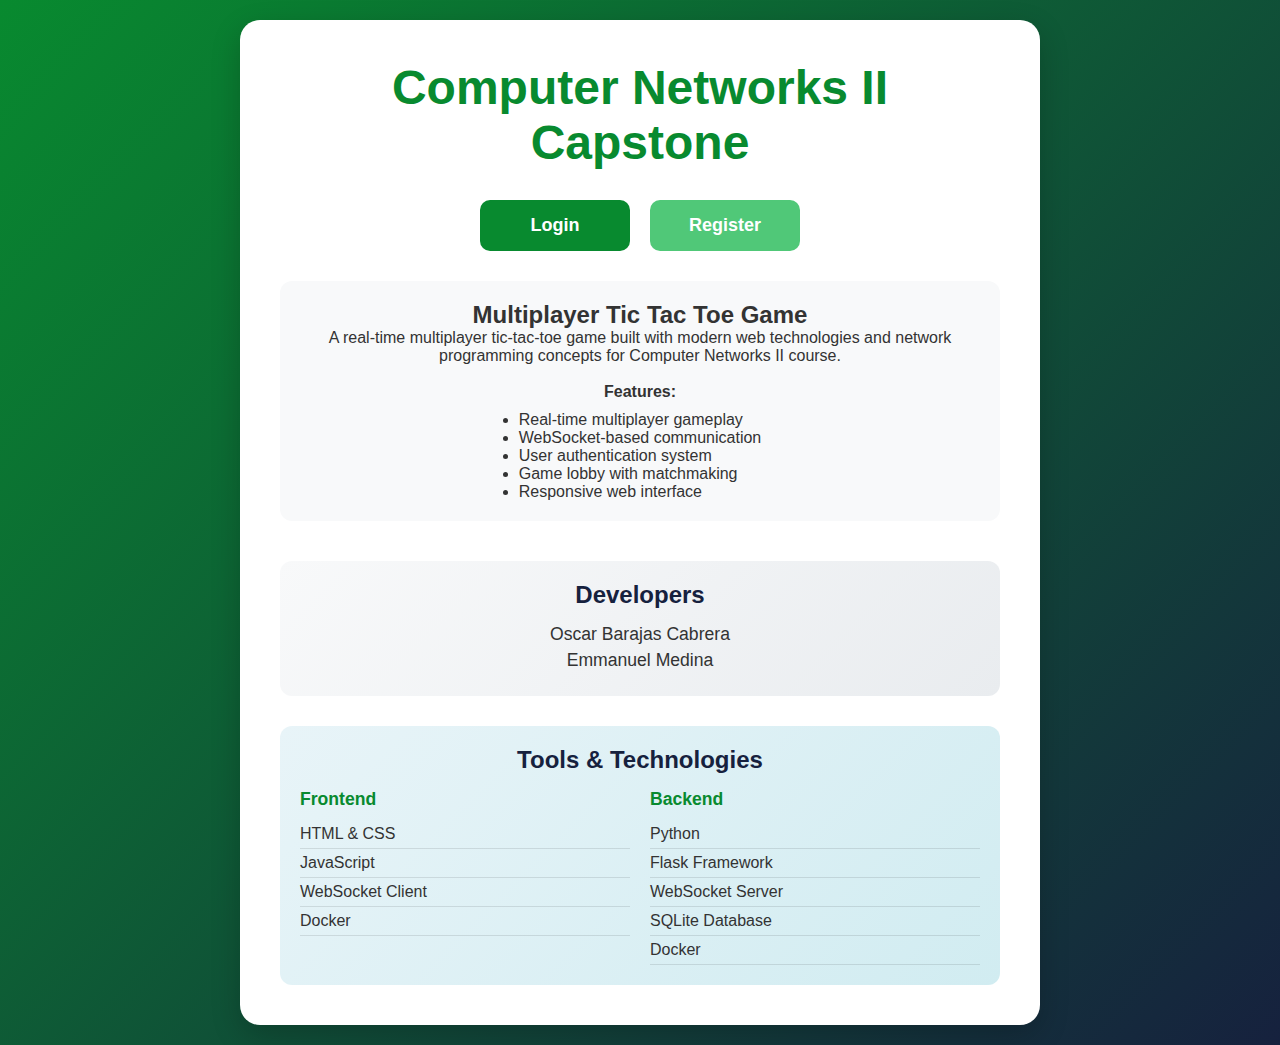
<file: frontend/public/index.html>
<!DOCTYPE html>
<html lang="en">
<head>
    <meta charset="UTF-8">
    <meta name="viewport" content="width=device-width, initial-scale=1.0">
    <title>Computer Networks II Capstone - Tic Tac Toe</title>
    <link rel="stylesheet" href="../css/main.css">
    <link rel="stylesheet" href="../css/index.css">
</head>
<body>
    <div class="container">
        <div class="main-container">
            <h1 class="main-title">Computer Networks II Capstone</h1>

            <div class="auth-buttons">
                <a href="login.html" class="btn btn-primary auth-btn">Login</a>
                <a href="register.html" class="btn btn-secondary auth-btn">Register</a>
            </div>
            
            <div class="content-section">
                <h2>Multiplayer Tic Tac Toe Game</h2>
                <p>A real-time multiplayer tic-tac-toe game built with modern web technologies and network programming concepts for Computer Networks II course.</p>
                <br>
                <p><strong>Features:</strong></p>
                <ul style="text-align: left; display: inline-block; margin-top: 10px;">
                    <li>Real-time multiplayer gameplay</li>
                    <li>WebSocket-based communication</li>
                    <li>User authentication system</li>
                    <li>Game lobby with matchmaking</li>
                    <li>Responsive web interface</li>
                </ul>
            </div>

            <div class="developers-section">
                <h3 class="developers-title">Developers</h3>
                <div class="developer-name">Oscar Barajas Cabrera</div>
                <div class="developer-name">Emmanuel Medina</div>
            </div>

            <div class="tools-section">
                <h3 class="tools-title">Tools & Technologies</h3>
                <div class="tools-grid">
                    <div class="tool-category">
                        <h4>Frontend</h4>
                        <ul class="tool-list">
                            <li>HTML & CSS</li>
                            <li>JavaScript</li>
                            <li>WebSocket Client</li>
                            <li>Docker</li>
                        </ul>
                    </div>
                    <div class="tool-category">
                        <h4>Backend</h4>
                        <ul class="tool-list">
                            <li>Python</li>
                            <li>Flask Framework</li>
                            <li>WebSocket Server</li>
                            <li>SQLite Database</li>
                            <li>Docker</li>
                        </ul>
                    </div>
                </div>
            </div>
        </div>
    </div>
</body>
</html>
</file>
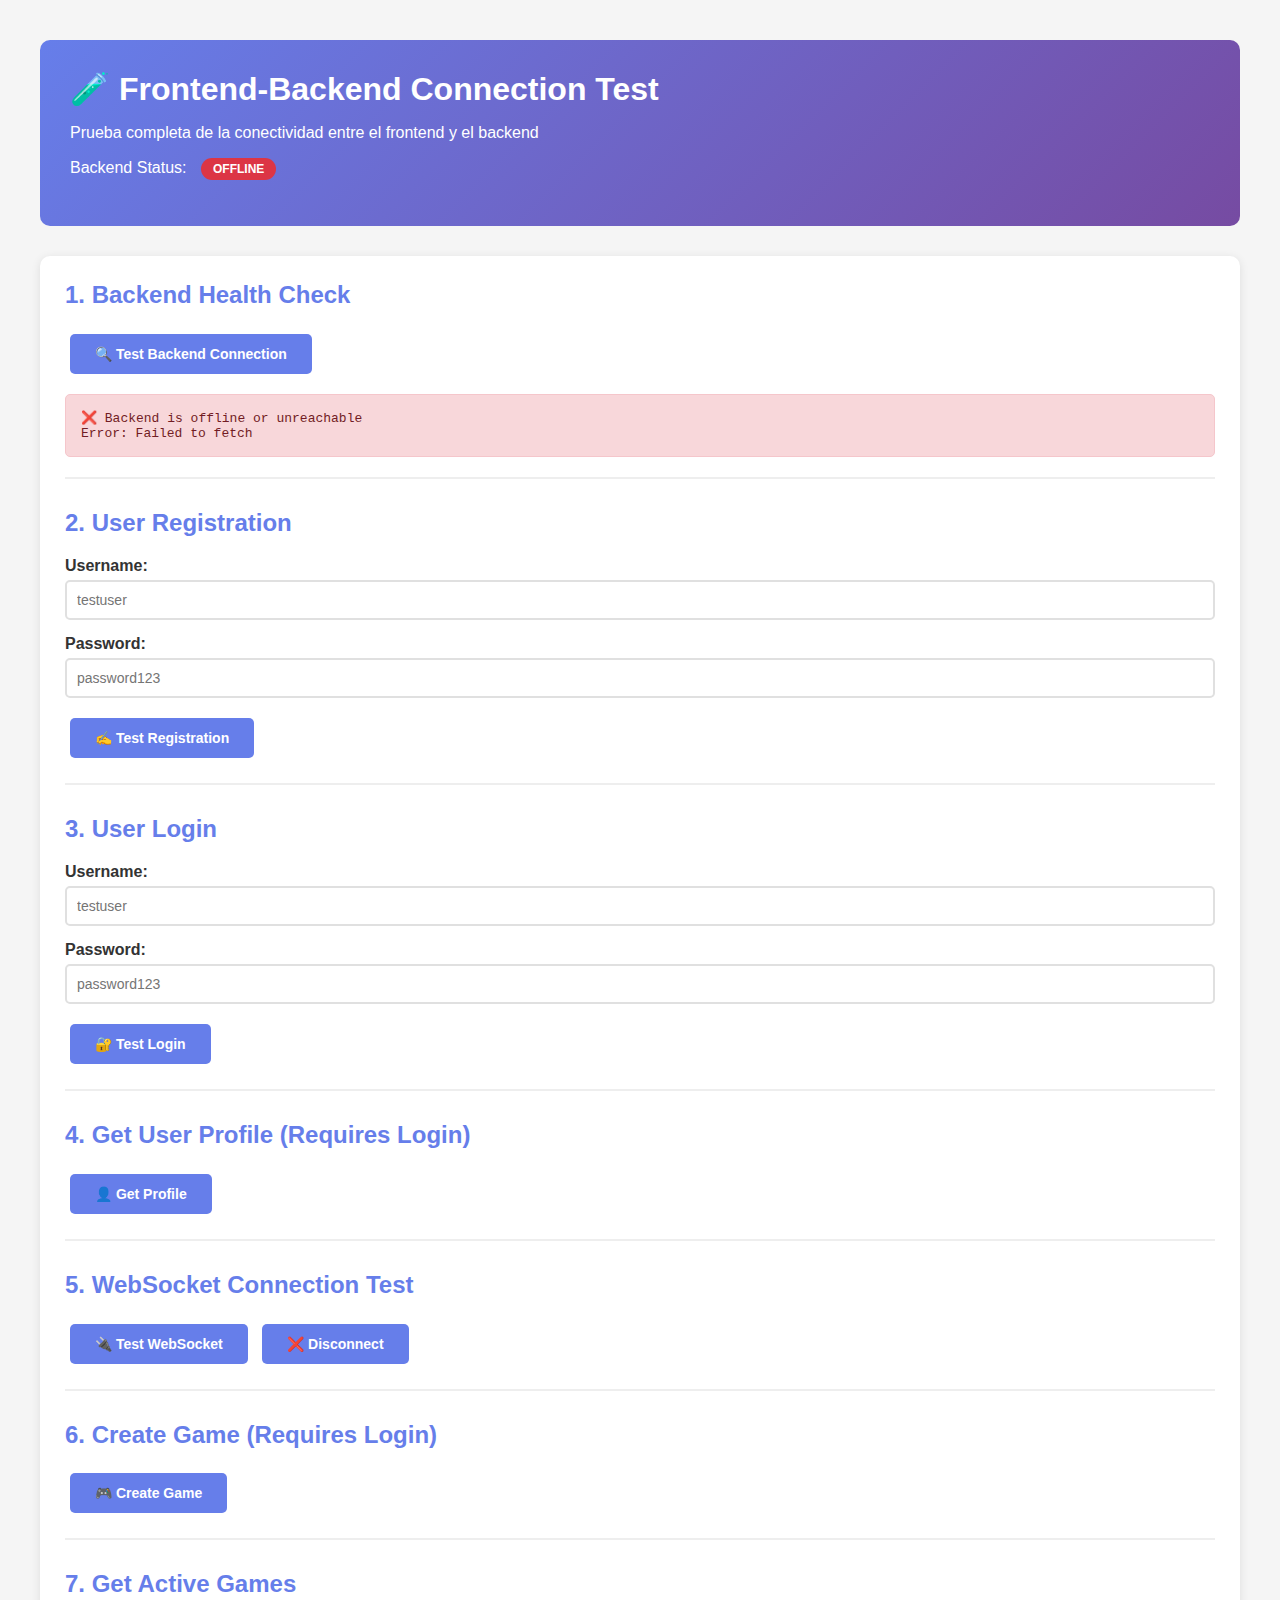
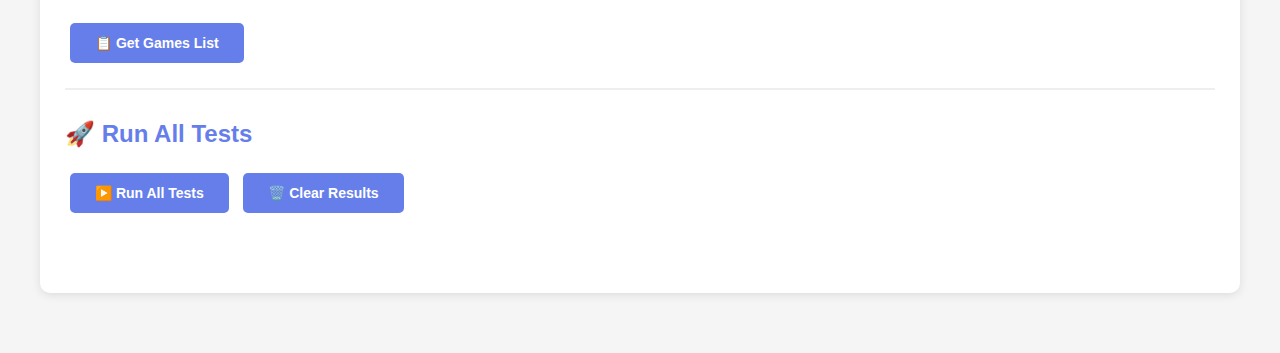
<file: test_frontend_backend.html>
<!DOCTYPE html>
<html lang="en">
  <head>
    <meta charset="UTF-8" />
    <meta name="viewport" content="width=device-width, initial-scale=1.0" />
    <title>Frontend-Backend Connection Test</title>
    <style>
      body {
        font-family: "Segoe UI", Tahoma, Geneva, Verdana, sans-serif;
        max-width: 1200px;
        margin: 20px auto;
        padding: 20px;
        background: #f5f5f5;
      }
      .header {
        background: linear-gradient(135deg, #667eea 0%, #764ba2 100%);
        color: white;
        padding: 30px;
        border-radius: 10px;
        margin-bottom: 30px;
      }
      h1 {
        margin: 0;
        font-size: 2em;
      }
      .test-container {
        background: white;
        padding: 25px;
        border-radius: 10px;
        margin-bottom: 20px;
        box-shadow: 0 2px 10px rgba(0, 0, 0, 0.1);
      }
      .test-section {
        margin-bottom: 30px;
        padding-bottom: 20px;
        border-bottom: 2px solid #eee;
      }
      .test-section:last-child {
        border-bottom: none;
      }
      h2 {
        color: #667eea;
        margin-top: 0;
      }
      .btn {
        background: #667eea;
        color: white;
        border: none;
        padding: 12px 25px;
        border-radius: 5px;
        cursor: pointer;
        font-size: 14px;
        font-weight: 600;
        margin: 5px;
        transition: all 0.3s;
      }
      .btn:hover {
        background: #5568d3;
        transform: translateY(-2px);
        box-shadow: 0 4px 12px rgba(102, 126, 234, 0.4);
      }
      .btn:disabled {
        background: #ccc;
        cursor: not-allowed;
        transform: none;
      }
      .result {
        margin-top: 15px;
        padding: 15px;
        border-radius: 5px;
        font-family: "Courier New", monospace;
        font-size: 13px;
        white-space: pre-wrap;
        max-height: 400px;
        overflow-y: auto;
      }
      .success {
        background: #d4edda;
        border: 1px solid #c3e6cb;
        color: #155724;
      }
      .error {
        background: #f8d7da;
        border: 1px solid #f5c6cb;
        color: #721c24;
      }
      .info {
        background: #d1ecf1;
        border: 1px solid #bee5eb;
        color: #0c5460;
      }
      .status {
        display: inline-block;
        padding: 4px 12px;
        border-radius: 12px;
        font-size: 12px;
        font-weight: bold;
        margin-left: 10px;
      }
      .status.online {
        background: #28a745;
        color: white;
      }
      .status.offline {
        background: #dc3545;
        color: white;
      }
      .form-group {
        margin-bottom: 15px;
      }
      label {
        display: block;
        margin-bottom: 5px;
        font-weight: 600;
        color: #333;
      }
      input {
        width: 100%;
        padding: 10px;
        border: 2px solid #e0e0e0;
        border-radius: 5px;
        font-size: 14px;
        box-sizing: border-box;
      }
      input:focus {
        outline: none;
        border-color: #667eea;
      }
      .stats {
        display: grid;
        grid-template-columns: repeat(auto-fit, minmax(200px, 1fr));
        gap: 15px;
        margin-top: 20px;
      }
      .stat-card {
        background: #f8f9fa;
        padding: 20px;
        border-radius: 8px;
        text-align: center;
      }
      .stat-value {
        font-size: 2em;
        font-weight: bold;
        color: #667eea;
      }
      .stat-label {
        color: #666;
        font-size: 0.9em;
        margin-top: 5px;
      }
      .loading {
        display: inline-block;
        width: 20px;
        height: 20px;
        border: 3px solid #f3f3f3;
        border-top: 3px solid #667eea;
        border-radius: 50%;
        animation: spin 1s linear infinite;
        margin-left: 10px;
        vertical-align: middle;
      }
      @keyframes spin {
        0% {
          transform: rotate(0deg);
        }
        100% {
          transform: rotate(360deg);
        }
      }
    </style>
  </head>
  <body>
    <div class="header">
      <h1>🧪 Frontend-Backend Connection Test</h1>
      <p>Prueba completa de la conectividad entre el frontend y el backend</p>
      <p>
        Backend Status:
        <span id="backend-status" class="status offline">OFFLINE</span>
      </p>
    </div>

    <div class="test-container">
      <!-- Test 1: Backend Health Check -->
      <div class="test-section">
        <h2>1. Backend Health Check</h2>
        <button class="btn" onclick="testBackendHealth()">
          🔍 Test Backend Connection
        </button>
        <div id="health-result"></div>
      </div>

      <!-- Test 2: User Registration -->
      <div class="test-section">
        <h2>2. User Registration</h2>
        <div class="form-group">
          <label for="reg-username">Username:</label>
          <input type="text" id="reg-username" placeholder="testuser" />
        </div>
        <div class="form-group">
          <label for="reg-password">Password:</label>
          <input type="password" id="reg-password" placeholder="password123" />
        </div>
        <button class="btn" onclick="testRegister()">
          ✍️ Test Registration
        </button>
        <div id="register-result"></div>
      </div>

      <!-- Test 3: User Login -->
      <div class="test-section">
        <h2>3. User Login</h2>
        <div class="form-group">
          <label for="login-username">Username:</label>
          <input type="text" id="login-username" placeholder="testuser" />
        </div>
        <div class="form-group">
          <label for="login-password">Password:</label>
          <input
            type="password"
            id="login-password"
            placeholder="password123" />
        </div>
        <button class="btn" onclick="testLogin()">🔐 Test Login</button>
        <div id="login-result"></div>
      </div>

      <!-- Test 4: Get User Profile -->
      <div class="test-section">
        <h2>4. Get User Profile (Requires Login)</h2>
        <button class="btn" onclick="testGetProfile()">👤 Get Profile</button>
        <div id="profile-result"></div>
      </div>

      <!-- Test 5: WebSocket Connection -->
      <div class="test-section">
        <h2>5. WebSocket Connection Test</h2>
        <button class="btn" onclick="testWebSocket()">🔌 Test WebSocket</button>
        <button class="btn" onclick="disconnectWebSocket()">
          ❌ Disconnect
        </button>
        <div id="websocket-result"></div>
      </div>

      <!-- Test 6: Create Game -->
      <div class="test-section">
        <h2>6. Create Game (Requires Login)</h2>
        <button class="btn" onclick="testCreateGame()">🎮 Create Game</button>
        <div id="game-result"></div>
      </div>

      <!-- Test 7: Get Active Games -->
      <div class="test-section">
        <h2>7. Get Active Games</h2>
        <button class="btn" onclick="testGetGames()">📋 Get Games List</button>
        <div id="games-result"></div>
      </div>

      <!-- Test 8: Run All Tests -->
      <div class="test-section">
        <h2>🚀 Run All Tests</h2>
        <button class="btn" onclick="runAllTests()">▶️ Run All Tests</button>
        <button class="btn" onclick="clearAllResults()">
          🗑️ Clear Results
        </button>
        <div id="all-tests-result"></div>
      </div>
    </div>

    <script>
      const API_URL = "http://localhost:8000";
      let authToken = null;
      let ws = null;

      // Check backend health
      async function testBackendHealth() {
        const resultDiv = document.getElementById("health-result");
        resultDiv.innerHTML = '<div class="loading"></div> Checking backend...';

        try {
          const response = await fetch(`${API_URL}/health`);
          const data = await response.json();

          if (response.ok) {
            resultDiv.innerHTML = `<div class="result success">✅ Backend is online!\n${JSON.stringify(
              data,
              null,
              2
            )}</div>`;
            document.getElementById("backend-status").className =
              "status online";
            document.getElementById("backend-status").textContent = "ONLINE";
          } else {
            throw new Error("Backend returned error");
          }
        } catch (error) {
          resultDiv.innerHTML = `<div class="result error">❌ Backend is offline or unreachable\nError: ${error.message}</div>`;
          document.getElementById("backend-status").className =
            "status offline";
          document.getElementById("backend-status").textContent = "OFFLINE";
        }
      }

      // Test registration
      async function testRegister() {
        const username =
          document.getElementById("reg-username").value ||
          `testuser_${Date.now()}`;
        const password =
          document.getElementById("reg-password").value || "password123";
        const resultDiv = document.getElementById("register-result");

        resultDiv.innerHTML = '<div class="loading"></div> Registering user...';

        try {
          const response = await fetch(`${API_URL}/api/register`, {
            method: "POST",
            headers: {
              "Content-Type": "application/json",
            },
            body: JSON.stringify({ username, password }),
          });

          const data = await response.json();

          if (response.ok) {
            authToken = data.access_token;
            resultDiv.innerHTML = `<div class="result success">✅ Registration successful!
Username: ${data.username}
User ID: ${data.user_id}
Token: ${data.access_token.substring(0, 20)}...
Token Type: ${data.token_type}</div>`;
          } else {
            resultDiv.innerHTML = `<div class="result error">❌ Registration failed\n${JSON.stringify(
              data,
              null,
              2
            )}</div>`;
          }
        } catch (error) {
          resultDiv.innerHTML = `<div class="result error">❌ Error: ${error.message}</div>`;
        }
      }

      // Test login
      async function testLogin() {
        const username =
          document.getElementById("login-username").value || "testuser";
        const password =
          document.getElementById("login-password").value || "password123";
        const resultDiv = document.getElementById("login-result");

        resultDiv.innerHTML = '<div class="loading"></div> Logging in...';

        try {
          const response = await fetch(`${API_URL}/api/login`, {
            method: "POST",
            headers: {
              "Content-Type": "application/json",
            },
            body: JSON.stringify({ username, password }),
          });

          const data = await response.json();

          if (response.ok) {
            authToken = data.access_token;
            resultDiv.innerHTML = `<div class="result success">✅ Login successful!
Username: ${data.username}
User ID: ${data.user_id}
Token: ${data.access_token.substring(0, 20)}...
Token Type: ${data.token_type}</div>`;
          } else {
            resultDiv.innerHTML = `<div class="result error">❌ Login failed\n${JSON.stringify(
              data,
              null,
              2
            )}</div>`;
          }
        } catch (error) {
          resultDiv.innerHTML = `<div class="result error">❌ Error: ${error.message}</div>`;
        }
      }

      // Test get profile
      async function testGetProfile() {
        const resultDiv = document.getElementById("profile-result");

        if (!authToken) {
          resultDiv.innerHTML =
            '<div class="result error">❌ Please login first!</div>';
          return;
        }

        resultDiv.innerHTML = '<div class="loading"></div> Getting profile...';

        try {
          const response = await fetch(`${API_URL}/api/users/me`, {
            headers: {
              Authorization: `Bearer ${authToken}`,
            },
          });

          const data = await response.json();

          if (response.ok) {
            resultDiv.innerHTML = `<div class="result success">✅ Profile retrieved!
${JSON.stringify(data, null, 2)}</div>`;
          } else {
            resultDiv.innerHTML = `<div class="result error">❌ Failed to get profile\n${JSON.stringify(
              data,
              null,
              2
            )}</div>`;
          }
        } catch (error) {
          resultDiv.innerHTML = `<div class="result error">❌ Error: ${error.message}</div>`;
        }
      }

      // Test WebSocket
      function testWebSocket() {
        const resultDiv = document.getElementById("websocket-result");

        if (!authToken) {
          resultDiv.innerHTML =
            '<div class="result error">❌ Please login first!</div>';
          return;
        }

        resultDiv.innerHTML =
          '<div class="loading"></div> Connecting to WebSocket...';

        try {
          ws = io(API_URL, {
            auth: {
              token: authToken,
            },
          });

          ws.on("connect", () => {
            resultDiv.innerHTML = `<div class="result success">✅ WebSocket connected!
Socket ID: ${ws.id}
Status: Connected</div>`;
          });

          ws.on("disconnect", () => {
            resultDiv.innerHTML += "\n\n⚠️ WebSocket disconnected";
          });

          ws.on("error", (error) => {
            resultDiv.innerHTML = `<div class="result error">❌ WebSocket error: ${error}</div>`;
          });
        } catch (error) {
          resultDiv.innerHTML = `<div class="result error">❌ Error: ${error.message}\n\nNote: Make sure Socket.IO client library is loaded</div>`;
        }
      }

      function disconnectWebSocket() {
        if (ws) {
          ws.disconnect();
          document.getElementById("websocket-result").innerHTML +=
            "\n\n✅ Disconnected from WebSocket";
        }
      }

      // Test create game
      async function testCreateGame() {
        const resultDiv = document.getElementById("game-result");

        if (!authToken) {
          resultDiv.innerHTML =
            '<div class="result error">❌ Please login first!</div>';
          return;
        }

        resultDiv.innerHTML = '<div class="loading"></div> Creating game...';

        try {
          const response = await fetch(`${API_URL}/api/games/create`, {
            method: "POST",
            headers: {
              Authorization: `Bearer ${authToken}`,
              "Content-Type": "application/json",
            },
            body: JSON.stringify({
              game_type: "pvp",
              is_private: false,
            }),
          });

          const data = await response.json();

          if (response.ok) {
            resultDiv.innerHTML = `<div class="result success">✅ Game created!
${JSON.stringify(data, null, 2)}</div>`;
          } else {
            resultDiv.innerHTML = `<div class="result error">❌ Failed to create game\n${JSON.stringify(
              data,
              null,
              2
            )}</div>`;
          }
        } catch (error) {
          resultDiv.innerHTML = `<div class="result error">❌ Error: ${error.message}</div>`;
        }
      }

      // Test get games
      async function testGetGames() {
        const resultDiv = document.getElementById("games-result");
        resultDiv.innerHTML = '<div class="loading"></div> Getting games...';

        try {
          const headers = {};
          if (authToken) {
            headers["Authorization"] = `Bearer ${authToken}`;
          }

          const response = await fetch(`${API_URL}/api/games/list`, {
            headers,
          });

          const data = await response.json();

          if (response.ok) {
            resultDiv.innerHTML = `<div class="result success">✅ Games retrieved!
Found ${data.length} active game(s)
${JSON.stringify(data, null, 2)}</div>`;
          } else {
            resultDiv.innerHTML = `<div class="result error">❌ Failed to get games\n${JSON.stringify(
              data,
              null,
              2
            )}</div>`;
          }
        } catch (error) {
          resultDiv.innerHTML = `<div class="result error">❌ Error: ${error.message}</div>`;
        }
      }

      // Run all tests
      async function runAllTests() {
        const resultDiv = document.getElementById("all-tests-result");
        resultDiv.innerHTML =
          '<div class="result info">🚀 Running all tests...</div>';

        // Generate unique username
        const username = `test_${Date.now()}`;
        const password = "password123";

        document.getElementById("reg-username").value = username;
        document.getElementById("reg-password").value = password;
        document.getElementById("login-username").value = username;
        document.getElementById("login-password").value = password;

        let results = [];

        // Test 1: Health Check
        await testBackendHealth();
        await sleep(1000);

        // Test 2: Registration
        await testRegister();
        await sleep(1000);

        // Test 3: Profile
        await testGetProfile();
        await sleep(1000);

        // Test 4: Create Game
        await testCreateGame();
        await sleep(1000);

        // Test 5: Get Games
        await testGetGames();
        await sleep(1000);

        resultDiv.innerHTML =
          '<div class="result success">✅ All tests completed! Check individual sections for results.</div>';
      }

      function clearAllResults() {
        document.querySelectorAll('[id$="-result"]').forEach((div) => {
          div.innerHTML = "";
        });
      }

      function sleep(ms) {
        return new Promise((resolve) => setTimeout(resolve, ms));
      }

      // Auto-check backend on load
      window.addEventListener("load", () => {
        testBackendHealth();
      });
    </script>

    <!-- Socket.IO Client (for WebSocket test) -->
    <script src="https://cdn.socket.io/4.5.4/socket.io.min.js"></script>
  </body>
</html>
</file>
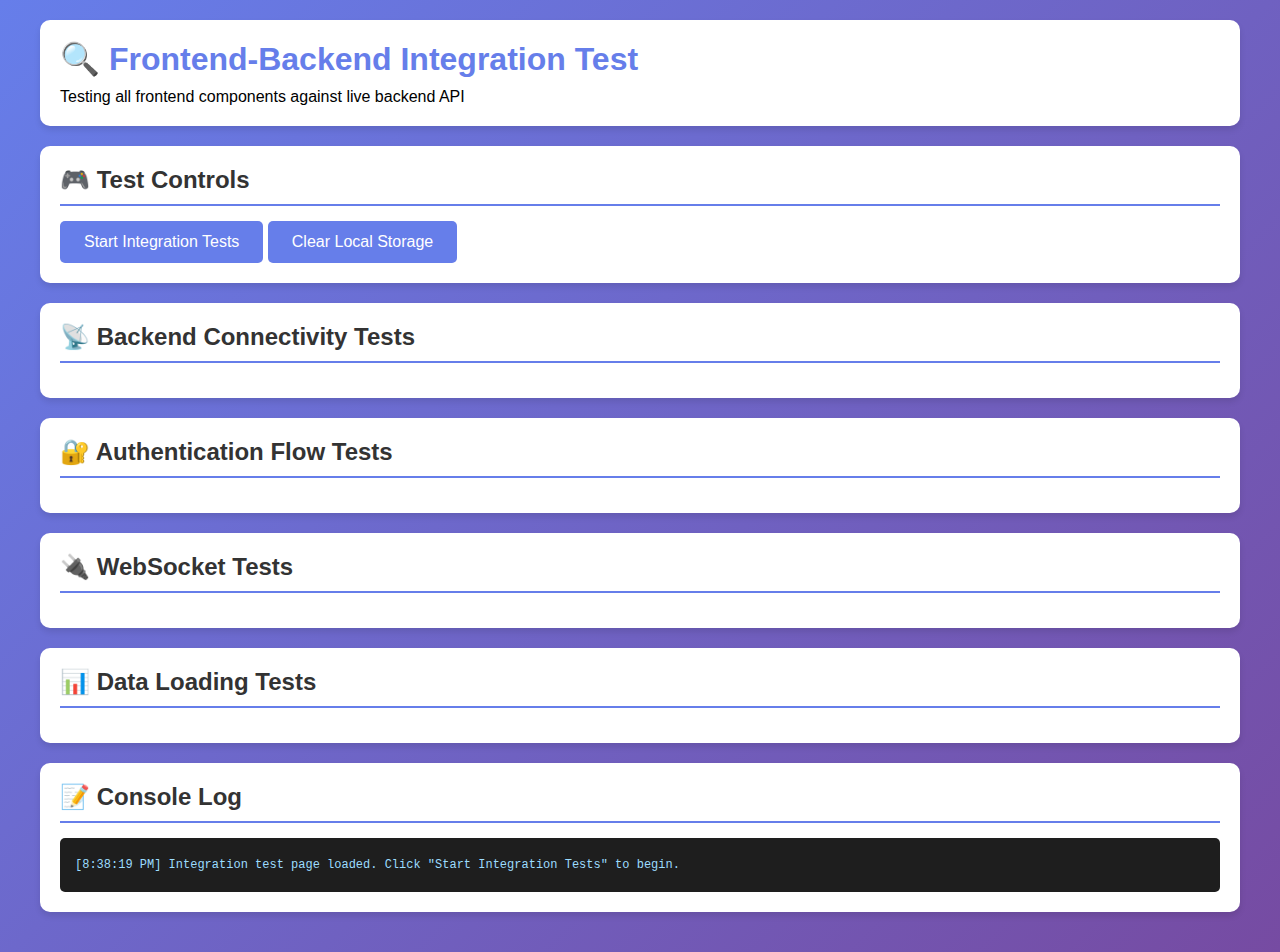
<file: test_frontend_integration.html>
<!DOCTYPE html>
<html lang="en">
  <head>
    <meta charset="UTF-8" />
    <meta name="viewport" content="width=device-width, initial-scale=1.0" />
    <title>Frontend-Backend Integration Test</title>
    <style>
      * {
        margin: 0;
        padding: 0;
        box-sizing: border-box;
      }

      body {
        font-family: "Segoe UI", Tahoma, Geneva, Verdana, sans-serif;
        background: linear-gradient(135deg, #667eea 0%, #764ba2 100%);
        padding: 20px;
        min-height: 100vh;
      }

      .container {
        max-width: 1200px;
        margin: 0 auto;
      }

      .header {
        background: white;
        padding: 20px;
        border-radius: 10px;
        margin-bottom: 20px;
        box-shadow: 0 4px 6px rgba(0, 0, 0, 0.1);
      }

      .header h1 {
        color: #667eea;
        margin-bottom: 10px;
      }

      .test-section {
        background: white;
        padding: 20px;
        border-radius: 10px;
        margin-bottom: 20px;
        box-shadow: 0 4px 6px rgba(0, 0, 0, 0.1);
      }

      .test-section h2 {
        color: #333;
        margin-bottom: 15px;
        border-bottom: 2px solid #667eea;
        padding-bottom: 10px;
      }

      .test-item {
        padding: 10px;
        margin: 10px 0;
        border-left: 4px solid #ccc;
        background: #f8f9fa;
        display: flex;
        justify-content: space-between;
        align-items: center;
      }

      .test-item.pass {
        border-left-color: #28a745;
        background: #d4edda;
      }

      .test-item.fail {
        border-left-color: #dc3545;
        background: #f8d7da;
      }

      .test-item.running {
        border-left-color: #ffc107;
        background: #fff3cd;
      }

      .status {
        font-weight: bold;
        padding: 5px 10px;
        border-radius: 5px;
      }

      .status.pass {
        color: #28a745;
      }

      .status.fail {
        color: #dc3545;
      }

      .status.running {
        color: #ffc107;
      }

      button {
        background: #667eea;
        color: white;
        border: none;
        padding: 12px 24px;
        border-radius: 5px;
        cursor: pointer;
        font-size: 16px;
        transition: all 0.3s;
      }

      button:hover {
        background: #5568d3;
        transform: translateY(-2px);
        box-shadow: 0 4px 8px rgba(0, 0, 0, 0.2);
      }

      button:disabled {
        background: #ccc;
        cursor: not-allowed;
        transform: none;
      }

      .summary {
        background: #667eea;
        color: white;
        padding: 20px;
        border-radius: 10px;
        text-align: center;
        font-size: 1.2em;
      }

      .summary.complete {
        background: #28a745;
      }

      .summary.incomplete {
        background: #dc3545;
      }

      .log {
        background: #1e1e1e;
        color: #d4d4d4;
        padding: 15px;
        border-radius: 5px;
        font-family: "Courier New", monospace;
        font-size: 12px;
        max-height: 300px;
        overflow-y: auto;
        margin-top: 10px;
      }

      .log-entry {
        margin: 5px 0;
      }

      .log-entry.success {
        color: #4ec9b0;
      }
      .log-entry.error {
        color: #f48771;
      }
      .log-entry.info {
        color: #9cdcfe;
      }
      .log-entry.warning {
        color: #dcdcaa;
      }
    </style>
  </head>
  <body>
    <div class="container">
      <div class="header">
        <h1>🔍 Frontend-Backend Integration Test</h1>
        <p>Testing all frontend components against live backend API</p>
      </div>

      <div class="test-section">
        <h2>🎮 Test Controls</h2>
        <button id="start-test" onclick="runAllTests()">
          Start Integration Tests
        </button>
        <button id="clear-storage" onclick="clearAllStorage()">
          Clear Local Storage
        </button>
      </div>

      <div id="summary" class="summary" style="display: none">
        <div id="summary-text"></div>
      </div>

      <div class="test-section">
        <h2>📡 Backend Connectivity Tests</h2>
        <div id="connectivity-tests"></div>
      </div>

      <div class="test-section">
        <h2>🔐 Authentication Flow Tests</h2>
        <div id="auth-tests"></div>
      </div>

      <div class="test-section">
        <h2>🔌 WebSocket Tests</h2>
        <div id="websocket-tests"></div>
      </div>

      <div class="test-section">
        <h2>📊 Data Loading Tests</h2>
        <div id="data-tests"></div>
      </div>

      <div class="test-section">
        <h2>📝 Console Log</h2>
        <div id="console-log" class="log"></div>
      </div>
    </div>

    <script src="https://cdn.socket.io/4.5.4/socket.io.min.js"></script>
    <script>
      // Configuration
      const CONFIG = {
        API_URL: "http://localhost:8000",
        SOCKET_URL: "http://localhost:8000",
      };

      let testResults = {
        total: 0,
        passed: 0,
        failed: 0,
      };

      let testData = {
        token: null,
        userId: null,
        username: null,
      };

      // Logging
      function log(message, type = "info") {
        const logDiv = document.getElementById("console-log");
        const entry = document.createElement("div");
        entry.className = `log-entry ${type}`;
        const timestamp = new Date().toLocaleTimeString();
        entry.textContent = `[${timestamp}] ${message}`;
        logDiv.appendChild(entry);
        logDiv.scrollTop = logDiv.scrollHeight;
        console.log(message);
      }

      // Test UI
      function createTestItem(container, name) {
        const item = document.createElement("div");
        item.className = "test-item running";
        item.innerHTML = `
                <span>${name}</span>
                <span class="status running">RUNNING...</span>
            `;
        document.getElementById(container).appendChild(item);
        return item;
      }

      function updateTestItem(item, passed, message = "") {
        testResults.total++;
        if (passed) {
          testResults.passed++;
          item.className = "test-item pass";
          item.querySelector(".status").className = "status pass";
          item.querySelector(".status").textContent = "✓ PASS";
        } else {
          testResults.failed++;
          item.className = "test-item fail";
          item.querySelector(".status").className = "status fail";
          item.querySelector(".status").textContent = "✗ FAIL";
        }
        if (message) {
          const detail = document.createElement("div");
          detail.style.fontSize = "12px";
          detail.style.marginTop = "5px";
          detail.textContent = message;
          item.appendChild(detail);
        }
      }

      // Test 1: Backend Health Check
      async function testBackendHealth() {
        const item = createTestItem(
          "connectivity-tests",
          "Backend Health Check"
        );
        log("Testing backend health endpoint...", "info");

        try {
          const response = await fetch(`${CONFIG.API_URL}/health`);
          const data = await response.json();

          if (response.ok && data.status === "healthy") {
            log("✓ Backend is healthy", "success");
            updateTestItem(item, true, "Backend responding correctly");
            return true;
          } else {
            log("✗ Backend unhealthy", "error");
            updateTestItem(item, false, "Backend not responding correctly");
            return false;
          }
        } catch (error) {
          log(`✗ Backend unreachable: ${error.message}`, "error");
          updateTestItem(item, false, `Error: ${error.message}`);
          return false;
        }
      }

      // Test 2: CORS Configuration
      async function testCORS() {
        const item = createTestItem("connectivity-tests", "CORS Configuration");
        log("Testing CORS configuration...", "info");

        try {
          const response = await fetch(`${CONFIG.API_URL}/health`, {
            method: "GET",
            headers: {
              "Content-Type": "application/json",
            },
          });

          if (response.ok) {
            log("✓ CORS configured correctly", "success");
            updateTestItem(item, true, "No CORS errors");
            return true;
          } else {
            log("✗ CORS issue detected", "error");
            updateTestItem(item, false, "CORS blocking requests");
            return false;
          }
        } catch (error) {
          log(`✗ CORS error: ${error.message}`, "error");
          updateTestItem(item, false, `CORS Error: ${error.message}`);
          return false;
        }
      }

      // Test 3: User Registration
      async function testRegistration() {
        const item = createTestItem("auth-tests", "User Registration");
        const username = `test_${Date.now()}`;
        const password = "TestPass123!";

        log(`Testing user registration with username: ${username}...`, "info");

        try {
          const response = await fetch(`${CONFIG.API_URL}/api/register`, {
            method: "POST",
            headers: {
              "Content-Type": "application/json",
            },
            body: JSON.stringify({
              username: username,
              password: password,
              email: `${username}@test.com`,
            }),
          });

          const data = await response.json();

          if (response.ok && data.access_token) {
            testData.token = data.access_token;
            testData.userId = data.user_id;
            testData.username = data.username;

            log(
              `✓ Registration successful: User ID ${data.user_id}`,
              "success"
            );
            updateTestItem(item, true, `User created: ${username}`);
            return true;
          } else {
            log(`✗ Registration failed: ${data.detail}`, "error");
            updateTestItem(item, false, data.detail || "Unknown error");
            return false;
          }
        } catch (error) {
          log(`✗ Registration error: ${error.message}`, "error");
          updateTestItem(item, false, error.message);
          return false;
        }
      }

      // Test 4: Local Storage Integration
      async function testLocalStorage() {
        const item = createTestItem("auth-tests", "Local Storage Integration");
        log("Testing local storage functionality...", "info");

        try {
          // Simulate what frontend does
          localStorage.setItem("tictactoe_token", testData.token);
          localStorage.setItem("tictactoe_user_id", testData.userId);
          localStorage.setItem("tictactoe_username", testData.username);

          const retrievedToken = localStorage.getItem("tictactoe_token");
          const retrievedUserId = localStorage.getItem("tictactoe_user_id");
          const retrievedUsername = localStorage.getItem("tictactoe_username");

          if (
            retrievedToken === testData.token &&
            retrievedUserId == testData.userId &&
            retrievedUsername === testData.username
          ) {
            log("✓ Local storage working correctly", "success");
            updateTestItem(item, true, "Data persisted correctly");
            return true;
          } else {
            log("✗ Local storage data mismatch", "error");
            updateTestItem(item, false, "Data not persisting correctly");
            return false;
          }
        } catch (error) {
          log(`✗ Local storage error: ${error.message}`, "error");
          updateTestItem(item, false, error.message);
          return false;
        }
      }

      // Test 5: Authenticated API Calls
      async function testAuthenticatedAPI() {
        const item = createTestItem("auth-tests", "Authenticated API Calls");
        log("Testing authenticated API endpoint...", "info");

        try {
          const response = await fetch(`${CONFIG.API_URL}/api/users/me`, {
            headers: {
              Authorization: `Bearer ${testData.token}`,
            },
          });

          const data = await response.json();

          if (response.ok && data.id == testData.userId) {
            log("✓ Authenticated API call successful", "success");
            updateTestItem(item, true, `Retrieved user: ${data.username}`);
            return true;
          } else {
            log("✗ Authenticated API call failed", "error");
            updateTestItem(item, false, "Token not working");
            return false;
          }
        } catch (error) {
          log(`✗ API error: ${error.message}`, "error");
          updateTestItem(item, false, error.message);
          return false;
        }
      }

      // Test 6: WebSocket Connection
      async function testWebSocketConnection() {
        const item = createTestItem("websocket-tests", "WebSocket Connection");
        log("Testing WebSocket connection...", "info");

        return new Promise((resolve) => {
          try {
            const socket = io(CONFIG.SOCKET_URL, {
              transports: ["websocket", "polling"],
            });

            const timeout = setTimeout(() => {
              socket.disconnect();
              log("✗ WebSocket connection timeout", "error");
              updateTestItem(item, false, "Connection timeout");
              resolve(false);
            }, 5000);

            socket.on("connect", () => {
              clearTimeout(timeout);
              log("✓ WebSocket connected", "success");
              updateTestItem(item, true, `Socket ID: ${socket.id}`);
              socket.disconnect();
              resolve(true);
            });

            socket.on("connect_error", (error) => {
              clearTimeout(timeout);
              log(`✗ WebSocket connection error: ${error.message}`, "error");
              updateTestItem(item, false, error.message);
              resolve(false);
            });
          } catch (error) {
            log(`✗ WebSocket error: ${error.message}`, "error");
            updateTestItem(item, false, error.message);
            resolve(false);
          }
        });
      }

      // Test 7: WebSocket Authentication
      async function testWebSocketAuth() {
        const item = createTestItem(
          "websocket-tests",
          "WebSocket Authentication"
        );
        log("Testing WebSocket authentication...", "info");

        return new Promise((resolve) => {
          try {
            const socket = io(CONFIG.SOCKET_URL, {
              transports: ["websocket", "polling"],
            });

            const timeout = setTimeout(() => {
              socket.disconnect();
              log("✗ WebSocket auth timeout", "error");
              updateTestItem(item, false, "Authentication timeout");
              resolve(false);
            }, 5000);

            socket.on("connect", () => {
              log("WebSocket connected, sending auth...", "info");
              socket.emit("authenticate", { token: testData.token });
            });

            socket.on("authenticated", (data) => {
              clearTimeout(timeout);
              log(`✓ WebSocket authenticated: ${data.username}`, "success");
              updateTestItem(item, true, `Authenticated as: ${data.username}`);
              socket.disconnect();
              resolve(true);
            });

            socket.on("auth_error", (data) => {
              clearTimeout(timeout);
              log(`✗ WebSocket auth failed: ${data.message}`, "error");
              updateTestItem(item, false, data.message);
              socket.disconnect();
              resolve(false);
            });

            socket.on("error", (data) => {
              clearTimeout(timeout);
              log(`✗ WebSocket error: ${data.message}`, "error");
              updateTestItem(item, false, data.message);
              socket.disconnect();
              resolve(false);
            });
          } catch (error) {
            log(`✗ WebSocket auth error: ${error.message}`, "error");
            updateTestItem(item, false, error.message);
            resolve(false);
          }
        });
      }

      // Test 8: Load Stats
      async function testLoadStats() {
        const item = createTestItem("data-tests", "User Stats Loading");
        log("Testing stats endpoint...", "info");

        try {
          const response = await fetch(`${CONFIG.API_URL}/api/stats`, {
            headers: {
              Authorization: `Bearer ${testData.token}`,
            },
          });

          const data = await response.json();

          if (response.ok && data.hasOwnProperty("total_games")) {
            log("✓ Stats loaded successfully", "success");
            updateTestItem(item, true, `Total games: ${data.total_games}`);
            return true;
          } else {
            log("✗ Failed to load stats", "error");
            updateTestItem(item, false, "Invalid response");
            return false;
          }
        } catch (error) {
          log(`✗ Stats error: ${error.message}`, "error");
          updateTestItem(item, false, error.message);
          return false;
        }
      }

      // Test 9: Load Leaderboard
      async function testLoadLeaderboard() {
        const item = createTestItem("data-tests", "Leaderboard Loading");
        log("Testing leaderboard endpoint...", "info");

        try {
          const response = await fetch(
            `${CONFIG.API_URL}/api/stats/leaderboard?limit=10`
          );
          const data = await response.json();

          if (response.ok && Array.isArray(data)) {
            log("✓ Leaderboard loaded successfully", "success");
            updateTestItem(item, true, `${data.length} players listed`);
            return true;
          } else {
            log("✗ Failed to load leaderboard", "error");
            updateTestItem(item, false, "Invalid response");
            return false;
          }
        } catch (error) {
          log(`✗ Leaderboard error: ${error.message}`, "error");
          updateTestItem(item, false, error.message);
          return false;
        }
      }

      // Test 10: Frontend Config Validation
      async function testFrontendConfig() {
        const item = createTestItem(
          "connectivity-tests",
          "Frontend Config Validation"
        );
        log("Validating frontend configuration...", "info");

        try {
          // Check if config matches
          const configValid =
            CONFIG.API_URL === "http://localhost:8000" &&
            CONFIG.SOCKET_URL === "http://localhost:8000";

          if (configValid) {
            log("✓ Frontend configuration is correct", "success");
            updateTestItem(item, true, "Config URLs match backend");
            return true;
          } else {
            log("✗ Frontend configuration mismatch", "error");
            updateTestItem(item, false, "URLs do not match");
            return false;
          }
        } catch (error) {
          log(`✗ Config validation error: ${error.message}`, "error");
          updateTestItem(item, false, error.message);
          return false;
        }
      }

      // Run all tests
      async function runAllTests() {
        log("=".repeat(60), "info");
        log("STARTING FRONTEND-BACKEND INTEGRATION TESTS", "info");
        log("=".repeat(60), "info");

        testResults = { total: 0, passed: 0, failed: 0 };

        // Clear previous results
        document.getElementById("connectivity-tests").innerHTML = "";
        document.getElementById("auth-tests").innerHTML = "";
        document.getElementById("websocket-tests").innerHTML = "";
        document.getElementById("data-tests").innerHTML = "";

        document.getElementById("start-test").disabled = true;

        // Run tests sequentially
        await testFrontendConfig();
        await testBackendHealth();
        await testCORS();

        const regSuccess = await testRegistration();
        if (regSuccess) {
          await testLocalStorage();
          await testAuthenticatedAPI();
          await testWebSocketConnection();
          await testWebSocketAuth();
          await testLoadStats();
          await testLoadLeaderboard();
        }

        // Show summary
        const summary = document.getElementById("summary");
        const summaryText = document.getElementById("summary-text");
        const percentage = (
          (testResults.passed / testResults.total) *
          100
        ).toFixed(1);

        summary.style.display = "block";
        summaryText.innerHTML = `
                <h2>Test Results</h2>
                <p>Total: ${testResults.total} | Passed: ${testResults.passed} | Failed: ${testResults.failed}</p>
                <p>Success Rate: ${percentage}%</p>
            `;

        if (testResults.failed === 0) {
          summary.className = "summary complete";
          log("=".repeat(60), "success");
          log(
            "🎉 ALL TESTS PASSED! Frontend-Backend integration is working!",
            "success"
          );
          log("=".repeat(60), "success");
        } else {
          summary.className = "summary incomplete";
          log("=".repeat(60), "error");
          log(
            `❌ ${testResults.failed} test(s) failed. Please check the errors above.`,
            "error"
          );
          log("=".repeat(60), "error");
        }

        document.getElementById("start-test").disabled = false;
      }

      // Clear local storage
      function clearAllStorage() {
        localStorage.clear();
        log("Local storage cleared", "info");
        alert("Local storage cleared!");
      }

      // Initialize
      log(
        'Integration test page loaded. Click "Start Integration Tests" to begin.',
        "info"
      );
    </script>
  </body>
</html>
</file>
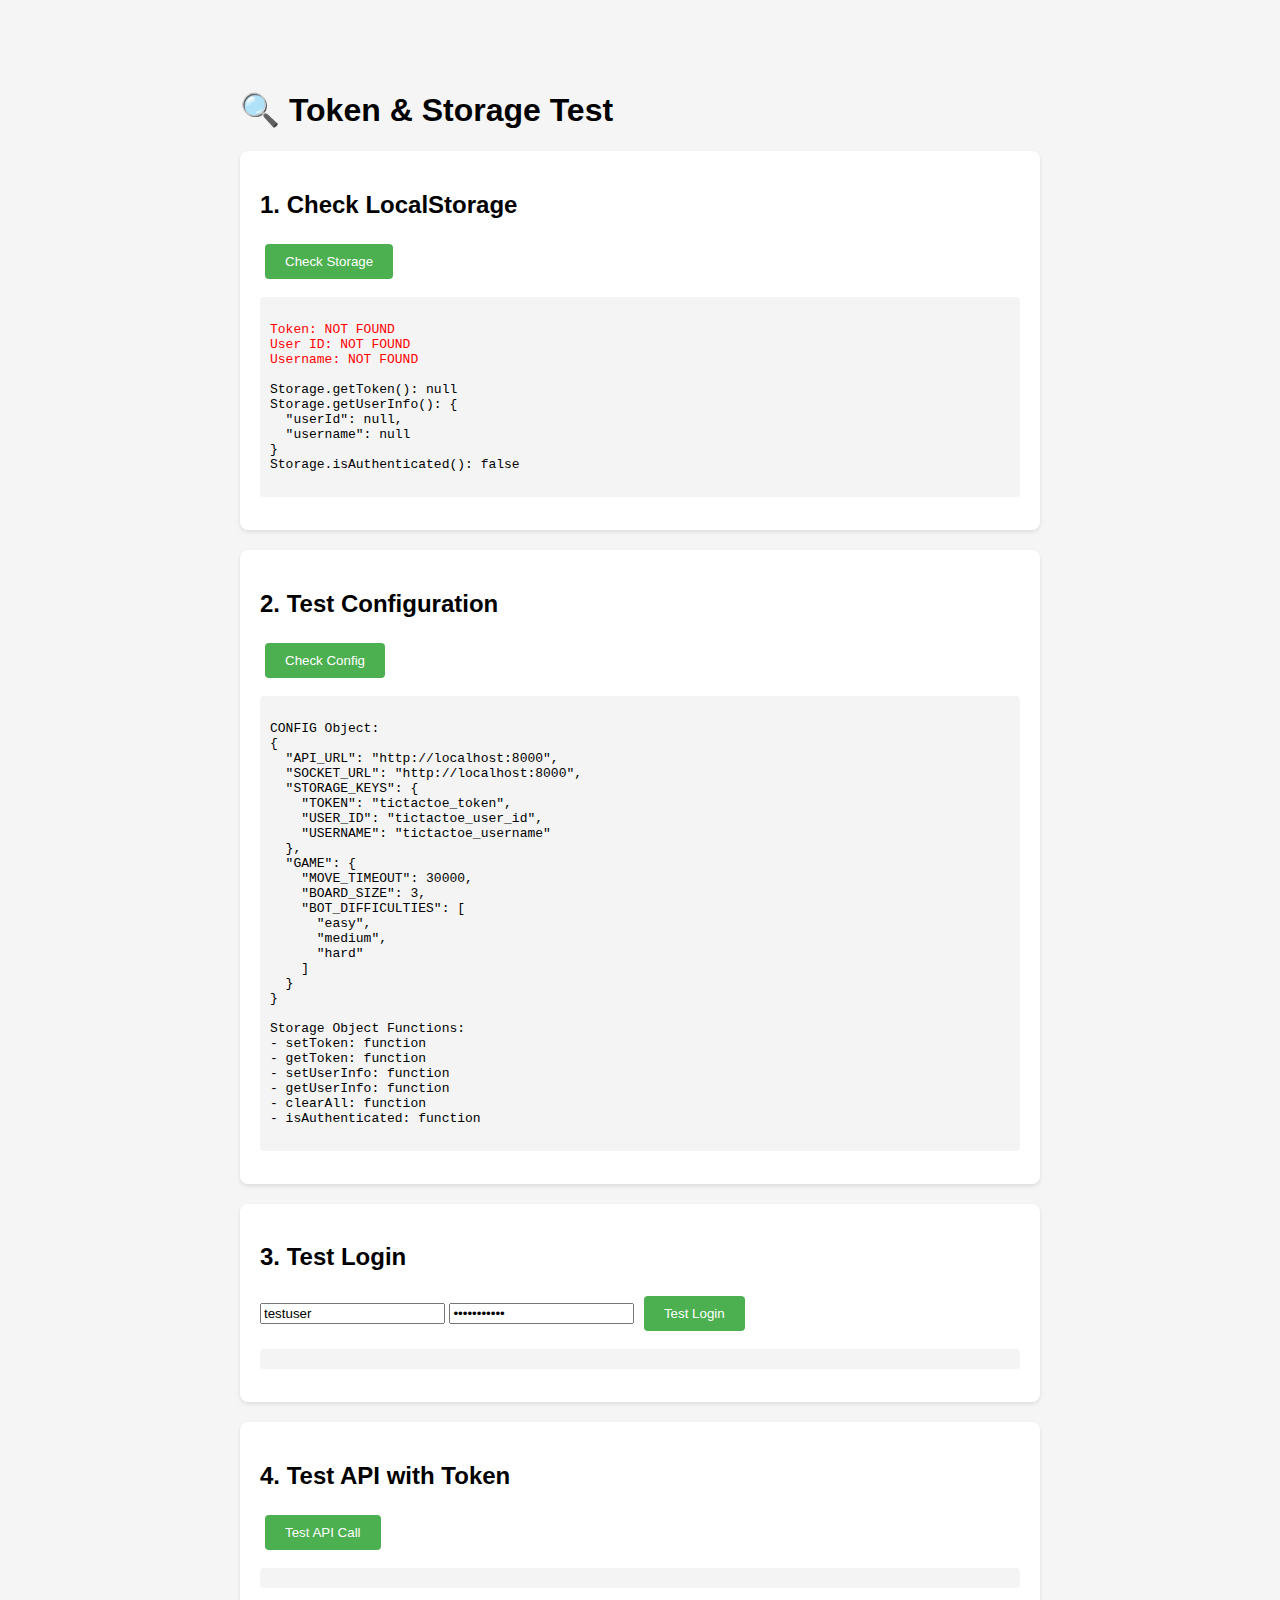
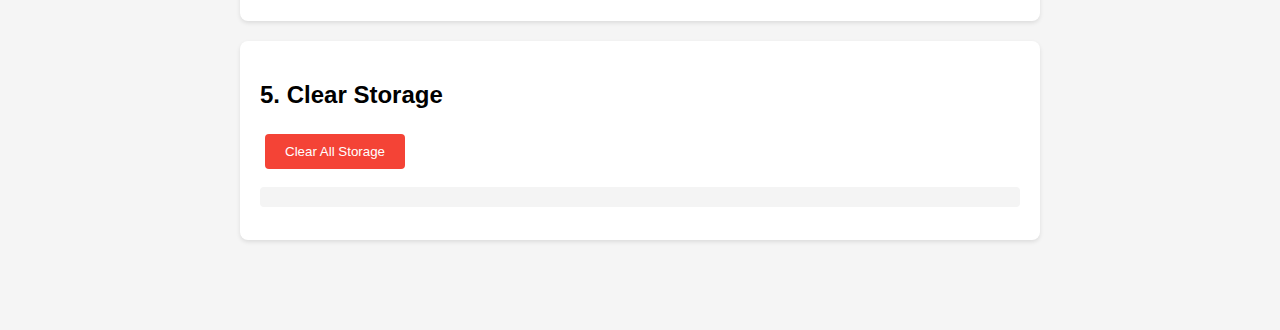
<file: frontend/test_token.html>
<!DOCTYPE html>
<html lang="en">
  <head>
    <meta charset="UTF-8" />
    <meta name="viewport" content="width=device-width, initial-scale=1.0" />
    <title>Token Test</title>
    <style>
      body {
        font-family: Arial, sans-serif;
        max-width: 800px;
        margin: 50px auto;
        padding: 20px;
        background: #f5f5f5;
      }
      .test-section {
        background: white;
        padding: 20px;
        margin: 20px 0;
        border-radius: 8px;
        box-shadow: 0 2px 4px rgba(0, 0, 0, 0.1);
      }
      button {
        padding: 10px 20px;
        margin: 5px;
        cursor: pointer;
        background: #4caf50;
        color: white;
        border: none;
        border-radius: 4px;
      }
      button:hover {
        background: #45a049;
      }
      pre {
        background: #f4f4f4;
        padding: 10px;
        border-radius: 4px;
        overflow-x: auto;
      }
      .success {
        color: green;
      }
      .error {
        color: red;
      }
      .info {
        color: blue;
      }
    </style>
  </head>
  <body>
    <h1>🔍 Token & Storage Test</h1>

    <div class="test-section">
      <h2>1. Check LocalStorage</h2>
      <button onclick="checkStorage()">Check Storage</button>
      <pre id="storage-result"></pre>
    </div>

    <div class="test-section">
      <h2>2. Test Configuration</h2>
      <button onclick="checkConfig()">Check Config</button>
      <pre id="config-result"></pre>
    </div>

    <div class="test-section">
      <h2>3. Test Login</h2>
      <input
        type="text"
        id="test-username"
        placeholder="Username"
        value="testuser" />
      <input
        type="password"
        id="test-password"
        placeholder="Password"
        value="password123" />
      <button onclick="testLogin()">Test Login</button>
      <pre id="login-result"></pre>
    </div>

    <div class="test-section">
      <h2>4. Test API with Token</h2>
      <button onclick="testAPI()">Test API Call</button>
      <pre id="api-result"></pre>
    </div>

    <div class="test-section">
      <h2>5. Clear Storage</h2>
      <button onclick="clearStorage()" style="background: #f44336">
        Clear All Storage
      </button>
      <pre id="clear-result"></pre>
    </div>

    <script src="js/config.js"></script>
    <script>
      // Check storage
      function checkStorage() {
        const result = document.getElementById("storage-result");
        const token = localStorage.getItem("tictactoe_token");
        const userId = localStorage.getItem("tictactoe_user_id");
        const username = localStorage.getItem("tictactoe_username");

        result.innerHTML = `
<span class="${token ? "success" : "error"}">Token: ${
          token || "NOT FOUND"
        }</span>
<span class="${userId ? "success" : "error"}">User ID: ${
          userId || "NOT FOUND"
        }</span>
<span class="${username ? "success" : "error"}">Username: ${
          username || "NOT FOUND"
        }</span>

Storage.getToken(): ${Storage.getToken() || "null"}
Storage.getUserInfo(): ${JSON.stringify(Storage.getUserInfo(), null, 2)}
Storage.isAuthenticated(): ${Storage.isAuthenticated()}
            `;
      }

      // Check config
      function checkConfig() {
        const result = document.getElementById("config-result");
        result.innerHTML = `
CONFIG Object:
${JSON.stringify(CONFIG, null, 2)}

Storage Object Functions:
- setToken: ${typeof Storage.setToken}
- getToken: ${typeof Storage.getToken}
- setUserInfo: ${typeof Storage.setUserInfo}
- getUserInfo: ${typeof Storage.getUserInfo}
- clearAll: ${typeof Storage.clearAll}
- isAuthenticated: ${typeof Storage.isAuthenticated}
            `;
      }

      // Test login
      async function testLogin() {
        const result = document.getElementById("login-result");
        const username = document.getElementById("test-username").value;
        const password = document.getElementById("test-password").value;

        result.innerHTML = '<span class="info">Logging in...</span>';

        try {
          const response = await fetch(`${CONFIG.API_URL}/api/login`, {
            method: "POST",
            headers: {
              "Content-Type": "application/json",
            },
            body: JSON.stringify({ username, password }),
          });

          const data = await response.json();

          if (!response.ok) {
            throw new Error(data.detail || "Login failed");
          }

          // Store token and user info
          Storage.setToken(data.access_token);
          Storage.setUserInfo(data.user_id, data.username);

          result.innerHTML = `
<span class="success">✓ Login successful!</span>

Response:
${JSON.stringify(data, null, 2)}

Stored in LocalStorage:
Token: ${Storage.getToken()}
User Info: ${JSON.stringify(Storage.getUserInfo(), null, 2)}
                `;
        } catch (error) {
          result.innerHTML = `<span class="error">✗ Error: ${error.message}</span>`;
        }
      }

      // Test API with token
      async function testAPI() {
        const result = document.getElementById("api-result");
        const token = Storage.getToken();

        if (!token) {
          result.innerHTML =
            '<span class="error">✗ No token found! Please login first.</span>';
          return;
        }

        result.innerHTML = '<span class="info">Testing API...</span>';

        try {
          const response = await fetch(`${CONFIG.API_URL}/api/stats`, {
            headers: {
              Authorization: `Bearer ${token}`,
            },
          });

          const data = await response.json();

          if (!response.ok) {
            throw new Error(data.detail || "API call failed");
          }

          result.innerHTML = `
<span class="success">✓ API call successful!</span>

Response:
${JSON.stringify(data, null, 2)}

Request Headers:
Authorization: Bearer ${token.substring(0, 20)}...
                `;
        } catch (error) {
          result.innerHTML = `<span class="error">✗ Error: ${error.message}</span>`;
        }
      }

      // Clear storage
      function clearStorage() {
        Storage.clearAll();
        localStorage.clear();
        document.getElementById("clear-result").innerHTML =
          '<span class="success">✓ Storage cleared!</span>';
        checkStorage();
      }

      // Auto-check on load
      window.addEventListener("DOMContentLoaded", () => {
        checkStorage();
        checkConfig();
      });
    </script>
  </body>
</html>
</file>
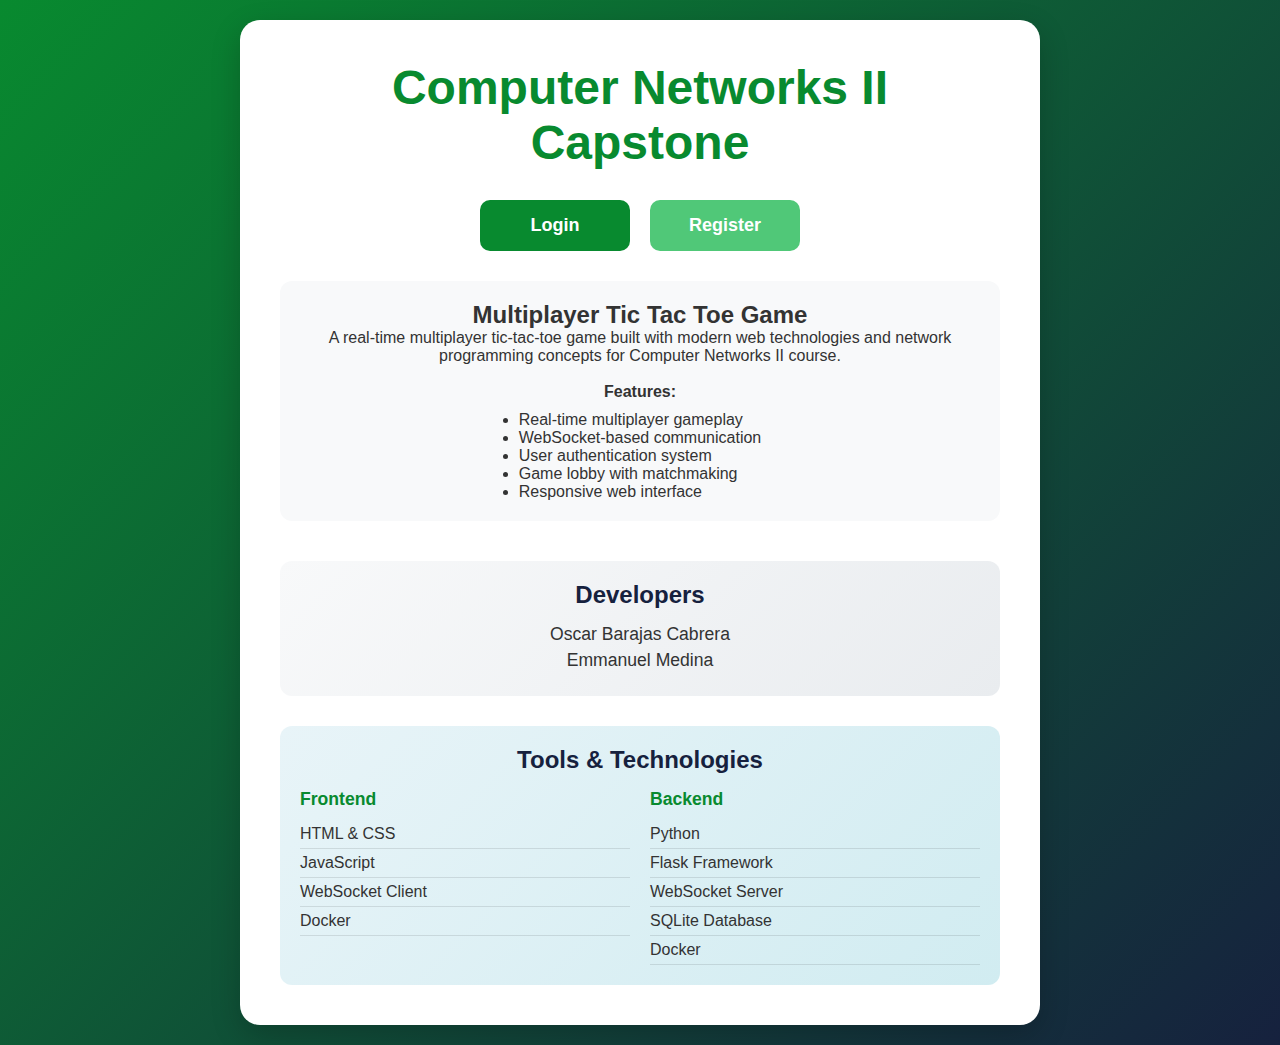
<file: frontend/public/game.html>
<!DOCTYPE html>
<html lang="en">
<head>
    <meta charset="UTF-8">
    <meta name="viewport" content="width=device-width, initial-scale=1.0">
    <title>Game - Tic-Tac-Toe</title>
    <link rel="stylesheet" href="../css/main.css">
    <link rel="stylesheet" href="../css/game.css">
</head>
<body>
    <div class="container">
        <div class="game-header">
            <button onclick="returnToLobby()" class="btn btn-danger">Leave Game</button>
            <h1>🎮 Tic-Tac-Toe</h1>
            <div id="game-status"></div>
        </div>

        <div class="game-container">
            <!-- Game Board -->
            <div class="game-board-section">
                <div class="players-info">
                    <div id="player1-info" class="player-info">
                        <div class="player-symbol">X</div>
                        <div class="player-details">
                            <div class="player-name" id="player1-name">Player 1</div>
                            <div class="turn-indicator" id="player1-turn"></div>
                        </div>
                    </div>

                    <div class="vs">VS</div>

                    <div id="player2-info" class="player-info">
                        <div class="player-symbol">O</div>
                        <div class="player-details">
                            <div class="player-name" id="player2-name">Player 2</div>
                            <div class="turn-indicator" id="player2-turn"></div>
                        </div>
                    </div>
                </div>

                <div id="turn-display" class="turn-display">
                    Waiting for game to start...
                </div>

                <div id="game-board" class="game-board">
                    <div class="cell" data-index="0"></div>
                    <div class="cell" data-index="1"></div>
                    <div class="cell" data-index="2"></div>
                    <div class="cell" data-index="3"></div>
                    <div class="cell" data-index="4"></div>
                    <div class="cell" data-index="5"></div>
                    <div class="cell" data-index="6"></div>
                    <div class="cell" data-index="7"></div>
                    <div class="cell" data-index="8"></div>
                </div>

                <div class="game-actions">
                    <button id="forfeit-btn" class="btn btn-warning">Forfeit Game</button>
                </div>
            </div>
        </div>
    </div>

    <!-- Game Over Modal -->
    <div id="game-over-modal" class="modal" style="display: none;">
        <div class="modal-content">
            <h2 id="game-result-title">Game Over!</h2>
            <p id="game-result-message"></p>
            <div class="modal-actions">
                <button onclick="returnToLobby()" class="btn btn-primary">Return to Lobby</button>
            </div>
        </div>
    </div>

    <div id="loading" class="loading" style="display: none;">
        <div class="spinner"></div>
        <p>Connecting...</p>
    </div>

    <!-- Socket.IO Client -->
    <script src="https://cdn.socket.io/4.5.4/socket.io.min.js"></script>
    <script src="../js/config.js"></script>
    <script src="../js/utils/notifications.js"></script>
    <script src="../js/game/game.js"></script>
</body>
</html>
</file>
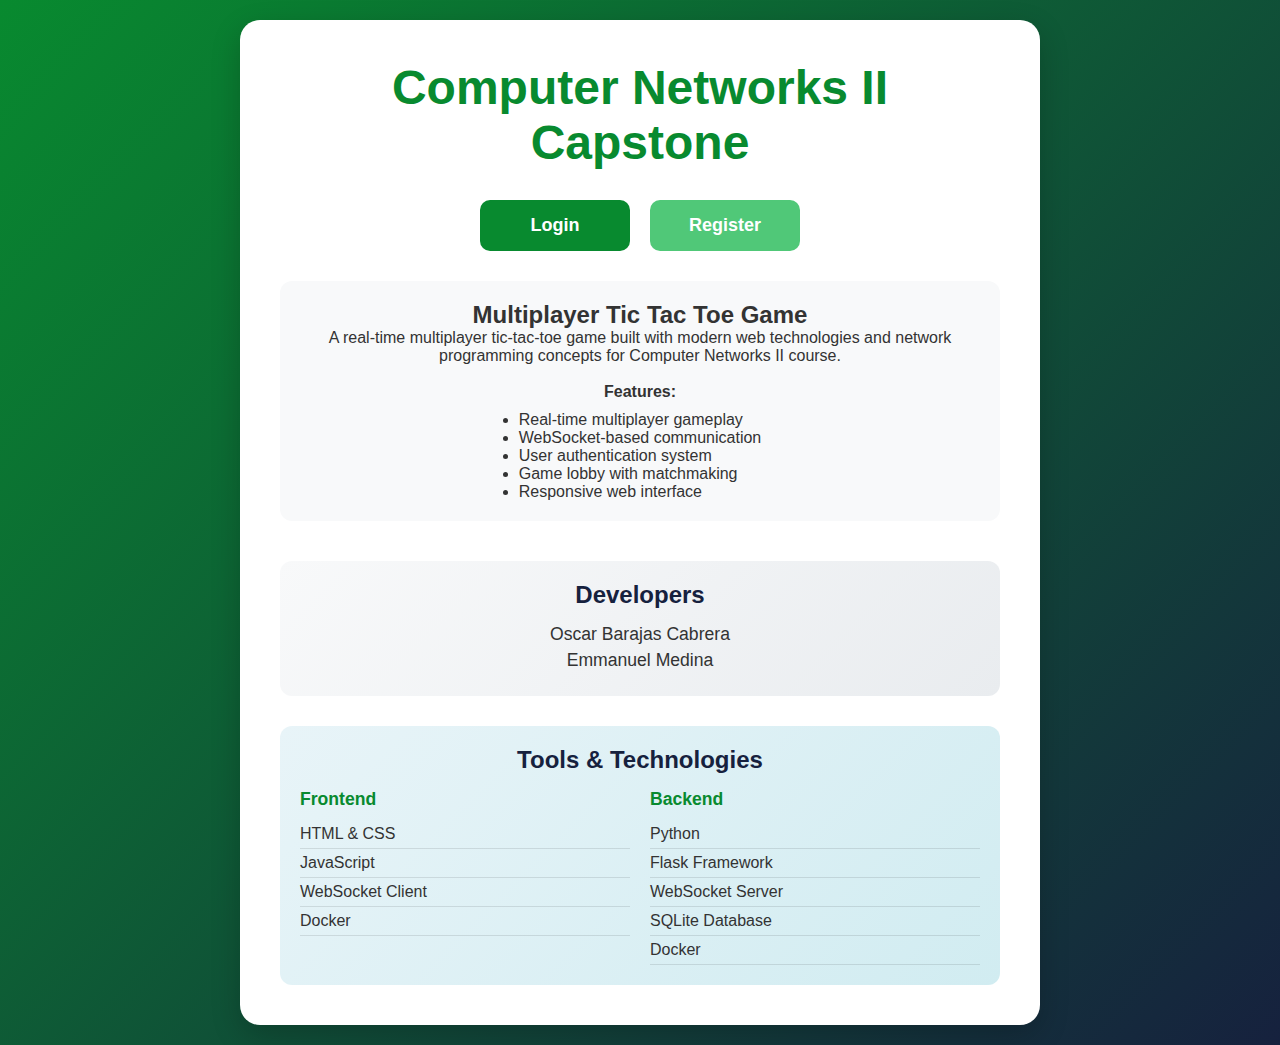
<file: frontend/public/lobby.html>
<!DOCTYPE html>
<html lang="en">
  <head>
    <meta charset="UTF-8" />
    <meta name="viewport" content="width=device-width, initial-scale=1.0" />
    <title>Lobby - Tic-Tac-Toe Multiplayer</title>
    <link rel="stylesheet" href="../css/main.css" />
    <link rel="stylesheet" href="../css/lobby.css" />
  </head>
  <body>
    <div class="container">
      <div class="header">
        <h1>Tic-Tac-Toe </h1>
        <div class="user-info">
          <span id="username-display"></span>
          <button id="logout-btn" class="btn btn-danger">Logout</button>
        </div>
      </div>

      <div class="lobby-container">
        <div class="card">
          <h2>Online Players (<span id="online-count">0</span>)</h2>
          <div id="online-users-list" class="users-list">
            <p class="text-center">Loading...</p>
          </div>
        </div>

        <div class="card">
          <h2>Play Game</h2>

          <div class="play-options">
            <h3>Play vs Bot</h3>
            <div class="bot-options">
              <button class="btn btn-secondary" onclick="playVsBot('easy')">
                Easy Bot
              </button>
              <button class="btn btn-secondary" onclick="playVsBot('medium')">
                Medium Bot
              </button>
              <button class="btn btn-secondary" onclick="playVsBot('hard')">
                Hard Bot
              </button>
            </div>
          </div>

          <hr style="margin: 20px 0" />

          <div class="invitations-section">
            <h3>Invitations</h3>
            <div id="invitations-list">
              <p class="text-center">No pending invitations</p>
            </div>
          </div>
        </div>

        <div class="card">
          <h2>Leaderboard</h2>
          <div id="leaderboard-list" class="leaderboard-list">
            <p class="text-center">Loading...</p>
          </div>

          <h3 style="margin-top: 20px">Your Stats</h3>
          <div id="user-stats">
            <p class="text-center">Loading...</p>
          </div>
        </div>
      </div>
    </div>

    <div id="loading" class="loading" style="display: none">
      <div class="spinner"></div>
      <p>Connecting...</p>
    </div>

    <script src="https://cdn.socket.io/4.5.4/socket.io.min.js"></script>
    <script src="../js/config.js?v=2"></script>
    <script src="../js/utils/notifications.js?v=2"></script>
    <script src="../js/lobby/lobby.js?v=2"></script>
  </body>
</html>
</file>
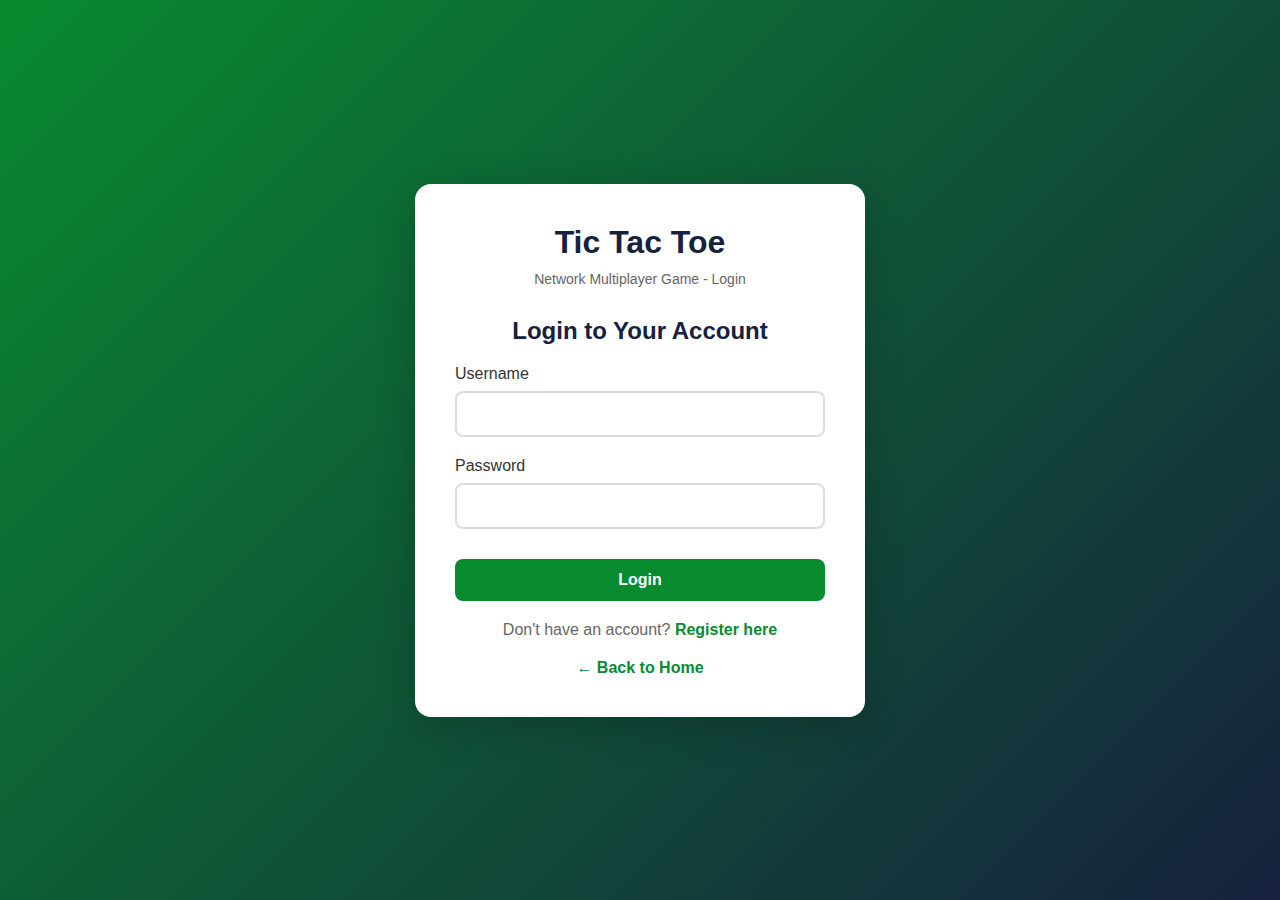
<file: frontend/public/login.html>
<!DOCTYPE html>
<html lang="en">
<head>
    <meta charset="UTF-8">
    <meta name="viewport" content="width=device-width, initial-scale=1.0">
    <title>Login - Tic Tac Toe Multiplayer</title>
    <link rel="stylesheet" href="../css/main.css">
    <link rel="stylesheet" href="../css/auth.css">
</head>
<body>
    <div class="container">
        <div class="auth-container">
            <h1>Tic Tac Toe</h1>
            <p class="subtitle">Network Multiplayer Game - Login</p>

            <div class="auth-form">
                <h2>Login to Your Account</h2>
                <form id="login-form">
                    <div class="form-group">
                        <label for="login-username">Username</label>
                        <input type="text" id="login-username" required autocomplete="username">
                    </div>
                    <div class="form-group">
                        <label for="login-password">Password</label>
                        <input type="password" id="login-password" required autocomplete="current-password">
                    </div>
                    <button type="submit" class="btn btn-primary">Login</button>
                    <div class="form-links">
                        <p class="form-switch">
                            Don't have an account? <a href="register.html">Register here</a>
                        </p>
                        <p class="form-switch">
                            <a href="index.html">← Back to Home</a>
                        </p>
                    </div>
                </form>
            </div>

            <div id="error-message" class="error-message" style="display: none;"></div>
            <div id="loading" class="loading" style="display: none;">
                <div class="spinner"></div>
                <p>Logging in...</p>
            </div>
        </div>
    </div>

    <script src="../js/config.js"></script>
    <script src="../js/utils/notifications.js"></script>
    <script src="../js/auth/login.js"></script>
</body>
</html>
</file>
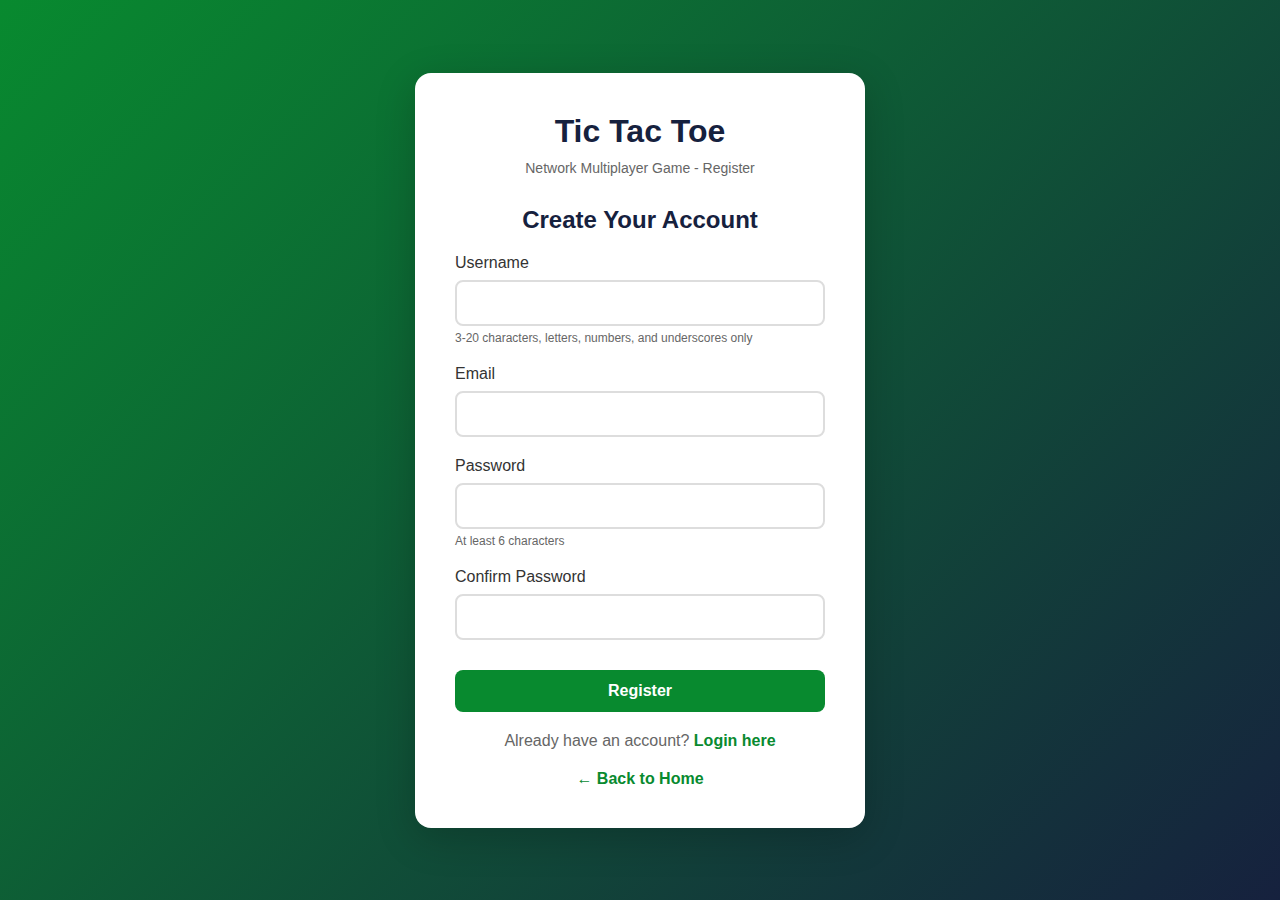
<file: frontend/public/register.html>
<!DOCTYPE html>
<html lang="en">
<head>
    <meta charset="UTF-8">
    <meta name="viewport" content="width=device-width, initial-scale=1.0">
    <title>Register - Tic Tac Toe Multiplayer</title>
    <link rel="stylesheet" href="../css/main.css">
    <link rel="stylesheet" href="../css/auth.css">
</head>
<body>
    <div class="container">
        <div class="auth-container">
            <h1>Tic Tac Toe</h1>
            <p class="subtitle">Network Multiplayer Game - Register</p>

            <div class="auth-form">
                <h2>Create Your Account</h2>
                <form id="register-form">
                    <div class="form-group">
                        <label for="register-username">Username</label>
                        <input type="text" id="register-username" required autocomplete="username">
                        <small>3-20 characters, letters, numbers, and underscores only</small>
                    </div>
                    <div class="form-group">
                        <label for="register-email">Email</label>
                        <input type="email" id="register-email" autocomplete="email">
                    </div>
                    <div class="form-group">
                        <label for="register-password">Password</label>
                        <input type="password" id="register-password" required autocomplete="new-password">
                        <small>At least 6 characters</small>
                    </div>
                    <div class="form-group">
                        <label for="register-password-confirm">Confirm Password</label>
                        <input type="password" id="register-password-confirm" required autocomplete="new-password">
                    </div>
                    <button type="submit" class="btn btn-primary">Register</button>
                    <div class="form-links">
                        <p class="form-switch">
                            Already have an account? <a href="login.html">Login here</a>
                        </p>
                        <p class="form-switch">
                            <a href="index.html">← Back to Home</a>
                        </p>
                    </div>
                </form>
            </div>

            <div id="error-message" class="error-message" style="display: none;"></div>
            <div id="loading" class="loading" style="display: none;">
                <div class="spinner"></div>
                <p>Creating account...</p>
            </div>
        </div>
    </div>

    <script src="../js/config.js"></script>
    <script src="../js/utils/notifications.js"></script>
    <script src="../js/auth/register.js"></script>
</body>
</html>
</file>
<file: frontend/css/main.css>
:root {
    --primary-color: #088a2f;
    --secondary-color: #50C878;
    --danger-color: #E74C3C;
    --warning-color: #F39C12;
    --dark-bg: #1a1a2e;
    --darker-bg: #16213e;
    --light-bg: #f5f5f5;
    --text-light: #ffffff;
    --text-dark: #333333;
    --border-color: #ddd;
    --shadow: 0 2px 10px rgba(0, 0, 0, 0.1);
    --shadow-hover: 0 4px 20px rgba(0, 0, 0, 0.15);
}

* {
    margin: 0;
    padding: 0;
    box-sizing: border-box;
}

body {
    font-family: 'Segoe UI', Tahoma, Geneva, Verdana, sans-serif;
    background: linear-gradient(135deg, var(--primary-color) 0%, var(--darker-bg) 100%);
    color: var(--text-dark);
    min-height: 100vh;
    display: flex;
    justify-content: center;
    align-items: center;
}

.container {
    width: 100%;
    max-width: 1200px;
    padding: 20px;
    margin: 0 auto;
}

/* Buttons */
.btn {
    padding: 12px 24px;
    border: none;
    border-radius: 8px;
    font-size: 16px;
    font-weight: 600;
    cursor: pointer;
    transition: all 0.3s ease;
    text-decoration: none;
    display: inline-block;
    text-align: center;
}

.btn:hover {
    transform: translateY(-2px);
    box-shadow: var(--shadow-hover);
}

.btn:active {
    transform: translateY(0);
}

.btn-primary {
    background-color: var(--primary-color);
    color: var(--text-light);
}

.btn-primary:hover {
    background-color: #357ABD;
}

.btn-secondary {
    background-color: var(--secondary-color);
    color: var(--text-light);
}

.btn-secondary:hover {
    background-color: #45B868;
}

.btn-danger {
    background-color: var(--danger-color);
    color: var(--text-light);
}

.btn-danger:hover {
    background-color: #C0392B;
}

.btn-warning {
    background-color: var(--warning-color);
    color: var(--text-light);
}

.btn:disabled {
    opacity: 0.6;
    cursor: not-allowed;
    transform: none;
}

.loading {
    text-align: center;
    padding: 20px;
}

.spinner {
    border: 4px solid rgba(255, 255, 255, 0.3);
    border-top: 4px solid var(--primary-color);
    border-radius: 50%;
    width: 40px;
    height: 40px;
    animation: spin 1s linear infinite;
    margin: 0 auto 10px;
}

@keyframes spin {
    0% { transform: rotate(0deg); }
    100% { transform: rotate(360deg); }
}

.error-message {
    background-color: #ffe6e6;
    color: var(--danger-color);
    padding: 12px 20px;
    border-radius: 8px;
    margin: 10px 0;
    border-left: 4px solid var(--danger-color);
}

.success-message {
    background-color: #e6ffe6;
    color: var(--secondary-color);
    padding: 12px 20px;
    border-radius: 8px;
    margin: 10px 0;
    border-left: 4px solid var(--secondary-color);
}

.notification {
    position: fixed;
    top: 20px;
    right: 20px;
    background: white;
    padding: 16px 20px;
    border-radius: 8px;
    box-shadow: var(--shadow-hover);
    min-width: 300px;
    z-index: 9999;
    animation: slideIn 0.3s ease;
}

.notification.success {
    border-left: 4px solid var(--secondary-color);
}

.notification.error {
    border-left: 4px solid var(--danger-color);
}

.notification.info {
    border-left: 4px solid var(--primary-color);
}

@keyframes slideIn {
    from {
        transform: translateX(400px);
        opacity: 0;
    }
    to {
        transform: translateX(0);
        opacity: 1;
    }
}

@keyframes slideOut {
    from {
        transform: translateX(0);
        opacity: 1;
    }
    to {
        transform: translateX(400px);
        opacity: 0;
    }
}

.card {
    background: white;
    border-radius: 12px;
    padding: 24px;
    box-shadow: var(--shadow);
    margin-bottom: 20px;
}

.card h2 {
    margin-bottom: 16px;
    color: var(--darker-bg);
}

.card h3 {
    margin-bottom: 12px;
    color: var(--text-dark);
}

.text-center {
    text-align: center;
}

.mt-20 {
    margin-top: 20px;
}

.mb-20 {
    margin-bottom: 20px;
}

.hidden {
    display: none !important;
}

/* Responsive */
@media (max-width: 768px) {
    .container {
        padding: 10px;
    }

    .btn {
        padding: 10px 20px;
        font-size: 14px;
    }

    .notification {
        right: 10px;
        left: 10px;
        min-width: auto;
    }
}
</file>
<file: frontend/css/index.css>
.main-container {
    background: white;
    border-radius: 20px;
    padding: 40px;
    box-shadow: 0 10px 30px rgba(0, 0, 0, 0.2);
    text-align: center;
    max-width: 800px;
    margin: 0 auto;
}

.main-title {
    font-size: 3em;
    color: var(--primary-color);
    margin-bottom: 20px;
    font-weight: bold;
}

.content-section {
    margin: 30px 0;
    padding: 20px;
    border-radius: 12px;
    background: #f8f9fa;
}

.auth-buttons {
    display: flex;
    gap: 20px;
    justify-content: center;
    margin: 30px 0;
}

.auth-btn {
    padding: 15px 30px;
    font-size: 18px;
    font-weight: bold;
    border-radius: 10px;
    text-decoration: none;
    transition: all 0.3s ease;
    min-width: 150px;
}

.developers-section {
    margin-top: 40px;
    padding: 20px;
    background: linear-gradient(135deg, #f8f9fa 0%, #e9ecef 100%);
    border-radius: 12px;
}

.developers-title {
    font-size: 1.5em;
    color: var(--darker-bg);
    margin-bottom: 15px;
}

.developer-name {
    font-size: 1.1em;
    color: var(--text-dark);
    margin: 5px 0;
}

.tools-section {
    margin-top: 30px;
    padding: 20px;
    background: linear-gradient(135deg, #e8f4f8 0%, #d1ecf1 100%);
    border-radius: 12px;
}

.tools-title {
    font-size: 1.5em;
    color: var(--darker-bg);
    margin-bottom: 15px;
}

.tools-grid {
    display: grid;
    grid-template-columns: 1fr 1fr;
    gap: 20px;
    margin-top: 15px;
}

.tool-category {
    text-align: left;
}

.tool-category h4 {
    color: var(--primary-color);
    margin-bottom: 10px;
    font-size: 1.1em;
}

.tool-list {
    list-style: none;
    padding: 0;
}

.tool-list li {
    padding: 5px 0;
    color: var(--text-dark);
    border-bottom: 1px solid rgba(0,0,0,0.1);
}

@media (max-width: 768px) {
    .main-title {
        font-size: 2em;
    }
    
    .auth-buttons {
        flex-direction: column;
        align-items: center;
    }
    
    .tools-grid {
        grid-template-columns: 1fr;
    }
}
</file>
<file: frontend/css/game.css>
/* Game Page CSS */

.game-header {
    display: flex;
    justify-content: space-between;
    align-items: center;
    background: white;
    padding: 20px;
    border-radius: 12px;
    margin-bottom: 20px;
    box-shadow: var(--shadow);
}

.game-header h1 {
    margin: 0;
    color: var(--darker-bg);
}

#game-status {
    font-weight: 600;
    padding: 8px 16px;
    border-radius: 8px;
    background: var(--light-bg);
}

.game-container {
    display: flex;
    justify-content: center;
    gap: 20px;
}

.game-board-section {
    background: white;
    padding: 30px;
    border-radius: 16px;
    box-shadow: var(--shadow);
    max-width: 600px;
    width: 100%;
}

/* Players Info */
.players-info {
    display: flex;
    justify-content: space-between;
    align-items: center;
    margin-bottom: 30px;
    padding: 20px;
    background: var(--light-bg);
    border-radius: 12px;
}

.player-info {
    display: flex;
    align-items: center;
    gap: 15px;
}

.player-symbol {
    width: 60px;
    height: 60px;
    border-radius: 50%;
    display: flex;
    align-items: center;
    justify-content: center;
    font-size: 32px;
    font-weight: 700;
    background: var(--primary-color);
    color: white;
}

.player-info.active .player-symbol {
    background: var(--secondary-color);
    animation: pulse 1s infinite;
}

@keyframes pulse {
    0%, 100% { transform: scale(1); }
    50% { transform: scale(1.1); }
}

.player-details {
    text-align: left;
}

.player-name {
    font-weight: 700;
    font-size: 18px;
    color: var(--text-dark);
}

.turn-indicator {
    font-size: 14px;
    color: #666;
    margin-top: 4px;
}

.turn-indicator.active {
    color: var(--secondary-color);
    font-weight: 600;
}

.vs {
    font-size: 24px;
    font-weight: 700;
    color: var(--primary-color);
}

/* Turn Display */
.turn-display {
    text-align: center;
    font-size: 20px;
    font-weight: 600;
    color: var(--primary-color);
    margin-bottom: 20px;
    padding: 15px;
    background: #e3f2fd;
    border-radius: 8px;
}

/* Game Board */
.game-board {
    display: grid;
    grid-template-columns: repeat(3, 1fr);
    gap: 10px;
    margin-bottom: 20px;
    aspect-ratio: 1;
    max-width: 450px;
    margin-left: auto;
    margin-right: auto;
}

.cell {
    background: var(--light-bg);
    border: 3px solid var(--border-color);
    border-radius: 12px;
    display: flex;
    align-items: center;
    justify-content: center;
    font-size: 64px;
    font-weight: 700;
    cursor: pointer;
    transition: all 0.2s ease;
}

.cell:hover {
    background: #e8e8e8;
    transform: scale(1.05);
    border-color: var(--primary-color);
}

.cell.disabled {
    cursor: not-allowed;
    opacity: 0.6;
}

.cell.disabled:hover {
    transform: none;
    background: var(--light-bg);
    border-color: var(--border-color);
}

.cell.x {
    color: var(--primary-color);
}

.cell.o {
    color: var(--secondary-color);
}

.cell.winning {
    background: #fff9c4;
    animation: winning-cell 0.5s ease;
}

@keyframes winning-cell {
    0%, 100% { transform: scale(1); }
    50% { transform: scale(1.1); }
}

/* Game Actions */
.game-actions {
    display: flex;
    justify-content: center;
    gap: 10px;
}

.game-actions .btn {
    min-width: 150px;
}

/* Modal */
.modal {
    position: fixed;
    top: 0;
    left: 0;
    width: 100%;
    height: 100%;
    background: rgba(0, 0, 0, 0.7);
    display: flex;
    justify-content: center;
    align-items: center;
    z-index: 10000;
}

.modal-content {
    background: white;
    padding: 40px;
    border-radius: 16px;
    max-width: 400px;
    text-align: center;
    animation: modalSlideIn 0.3s ease;
}

@keyframes modalSlideIn {
    from {
        transform: translateY(-50px);
        opacity: 0;
    }
    to {
        transform: translateY(0);
        opacity: 1;
    }
}

.modal-content h2 {
    color: var(--darker-bg);
    margin-bottom: 20px;
}

.modal-content p {
    font-size: 18px;
    margin-bottom: 30px;
}

.modal-actions {
    display: flex;
    gap: 10px;
    justify-content: center;
}

/* Responsive */
@media (max-width: 768px) {
    .game-header {
        flex-direction: column;
        gap: 15px;
    }

    .players-info {
        flex-direction: column;
        gap: 20px;
    }

    .vs {
        transform: rotate(90deg);
    }

    .game-board {
        max-width: 350px;
    }

    .cell {
        font-size: 48px;
    }
}
</file>
<file: frontend/css/lobby.css>
/* Lobby Page CSS */

.header {
    display: flex;
    justify-content: space-between;
    align-items: center;
    background: white;
    padding: 20px;
    border-radius: 12px;
    margin-bottom: 20px;
    box-shadow: var(--shadow);
}

.header h1 {
    margin: 0;
    color: var(--darker-bg);
}

.user-info {
    display: flex;
    align-items: center;
    gap: 15px;
}

.user-info span {
    font-weight: 600;
    color: var(--text-dark);
}

.lobby-container {
    display: grid;
    grid-template-columns: 1fr 1fr 1fr;
    gap: 20px;
}

/* Online Users List */
.users-list {
    max-height: 400px;
    overflow-y: auto;
}

.user-item {
    display: flex;
    justify-content: space-between;
    align-items: center;
    padding: 12px;
    margin-bottom: 8px;
    background: var(--light-bg);
    border-radius: 8px;
    transition: all 0.2s ease;
}

.user-item:hover {
    background: #e8e8e8;
    transform: translateX(5px);
}

.user-item .user-name {
    font-weight: 500;
}

.user-item .user-status {
    font-size: 12px;
    padding: 4px 8px;
    border-radius: 12px;
    background: var(--secondary-color);
    color: white;
}

.user-item .user-status.in-game {
    background: var(--warning-color);
}

.user-item .btn {
    padding: 6px 12px;
    font-size: 14px;
}

/* Play Options */
.play-options h3 {
    margin-bottom: 10px;
}

.bot-options {
    display: flex;
    flex-direction: column;
    gap: 10px;
}

.bot-options .btn {
    width: 100%;
}

/* Invitations */
.invitations-section {
    margin-top: 20px;
}

.invitation-item {
    padding: 12px;
    margin-bottom: 10px;
    background: #fff3cd;
    border-radius: 8px;
    border-left: 4px solid var(--warning-color);
}

.invitation-item p {
    margin-bottom: 10px;
}

.invitation-actions {
    display: flex;
    gap: 10px;
}

.invitation-actions .btn {
    padding: 6px 16px;
    font-size: 14px;
    flex: 1;
}

/* Leaderboard */
.leaderboard-list {
    max-height: 300px;
    overflow-y: auto;
}

.leaderboard-item {
    display: flex;
    justify-content: space-between;
    align-items: center;
    padding: 10px;
    margin-bottom: 8px;
    background: var(--light-bg);
    border-radius: 8px;
}

.leaderboard-item .rank {
    font-weight: 700;
    font-size: 18px;
    color: var(--primary-color);
    min-width: 30px;
}

.leaderboard-item .player-info {
    flex: 1;
    margin-left: 10px;
}

.leaderboard-item .player-name {
    font-weight: 600;
    display: block;
}

.leaderboard-item .player-stats {
    font-size: 12px;
    color: #666;
}

.leaderboard-item .points {
    font-weight: 600;
    color: var(--secondary-color);
}

/* User Stats */
#user-stats {
    padding: 15px;
    background: var(--light-bg);
    border-radius: 8px;
}

.stat-row {
    display: flex;
    justify-content: space-between;
    padding: 8px 0;
    border-bottom: 1px solid #ddd;
}

.stat-row:last-child {
    border-bottom: none;
}

.stat-label {
    font-weight: 500;
}

.stat-value {
    font-weight: 700;
    color: var(--primary-color);
}

/* Responsive */
@media (max-width: 1024px) {
    .lobby-container {
        grid-template-columns: 1fr;
    }
}

@media (max-width: 768px) {
    .header {
        flex-direction: column;
        gap: 15px;
    }

    .header h1 {
        font-size: 24px;
    }
}
</file>
<file: frontend/css/auth.css>
/* Authentication Pages CSS */

.auth-container {
    max-width: 450px;
    margin: 0 auto;
    background: white;
    padding: 40px;
    border-radius: 16px;
    box-shadow: 0 10px 40px rgba(0, 0, 0, 0.2);
}

.auth-container h1 {
    text-align: center;
    color: var(--darker-bg);
    margin-bottom: 10px;
    font-size: 32px;
}

.subtitle {
    text-align: center;
    color: #666;
    margin-bottom: 30px;
    font-size: 14px;
}

.auth-form h2 {
    color: var(--darker-bg);
    margin-bottom: 20px;
    text-align: center;
}

.form-group {
    margin-bottom: 20px;
}

.form-group label {
    display: block;
    margin-bottom: 8px;
    color: var(--text-dark);
    font-weight: 500;
}

.form-group input {
    width: 100%;
    padding: 12px 16px;
    border: 2px solid var(--border-color);
    border-radius: 8px;
    font-size: 16px;
    transition: border-color 0.3s ease;
}

.form-group input:focus {
    outline: none;
    border-color: var(--primary-color);
}

.form-group small {
    display: block;
    margin-top: 5px;
    color: #666;
    font-size: 12px;
}

.auth-form button[type="submit"] {
    width: 100%;
    margin-top: 10px;
}

.form-switch {
    text-align: center;
    margin-top: 20px;
    color: #666;
}

.form-switch a {
    color: var(--primary-color);
    text-decoration: none;
    font-weight: 600;
}

.form-switch a:hover {
    text-decoration: underline;
}

@media (max-width: 768px) {
    .auth-container {
        padding: 30px 20px;
    }

    .auth-container h1 {
        font-size: 24px;
    }
}
</file>
